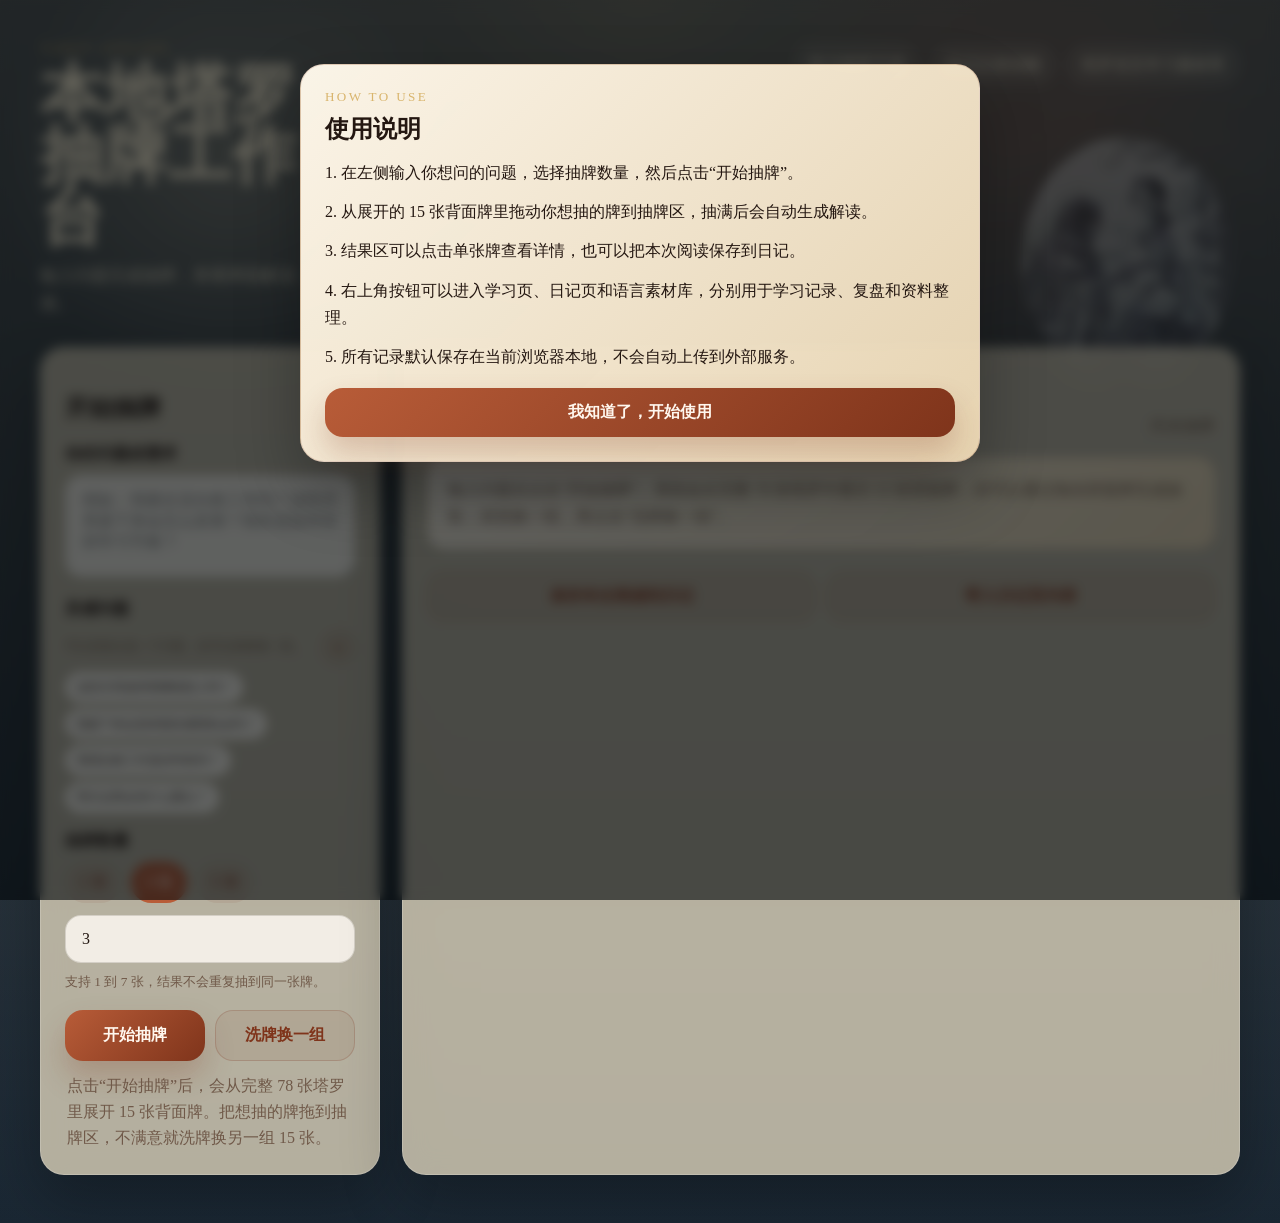
<file: index.html>
<!DOCTYPE html>
<html lang="zh-CN">
<head>
    <meta charset="UTF-8">
    <meta name="viewport" content="width=device-width, initial-scale=1.0">
    <title>Tarot Atelier 本地塔罗抽牌</title>
    <link rel="stylesheet" href="styles.css">
</head>
<body>
    <div id="usage-modal" class="usage-modal hidden" aria-hidden="true">
        <div class="usage-modal-backdrop" data-close-usage="true"></div>
        <div class="usage-modal-card" role="dialog" aria-modal="true" aria-labelledby="usage-modal-title">
            <p class="eyebrow">How To Use</p>
            <h2 id="usage-modal-title">使用说明</h2>
            <div class="usage-modal-body">
                <p>1. 在左侧输入你想问的问题，选择抽牌数量，然后点击“开始抽牌”。</p>
                <p>2. 从展开的 15 张背面牌里拖动你想抽的牌到抽牌区，抽满后会自动生成解读。</p>
                <p>3. 结果区可以点击单张牌查看详情，也可以把本次阅读保存到日记。</p>
                <p>4. 右上角按钮可以进入学习页、日记页和语言素材库，分别用于学习记录、复盘和资料整理。</p>
                <p>5. 所有记录默认保存在当前浏览器本地，不会自动上传到外部服务。</p>
            </div>
            <div class="usage-modal-actions">
                <button id="usage-modal-close" class="draw-btn" type="button">我知道了，开始使用</button>
            </div>
        </div>
    </div>
    <div class="page-shell">
        <header class="hero hero-home">
            <div class="hero-top">
                <div class="hero-title-wrap">
                    <p class="eyebrow">Tarot Atelier</p>
                    <h1>本地塔罗抽牌工作台</h1>
                </div>
                <nav class="hero-nav" aria-label="功能页面导航">
                    <a class="hero-nav-btn" href="study.html">学习塔罗干货</a>
                    <a class="hero-nav-btn" href="journal.html">日记记录回顾</a>
                    <a class="hero-nav-btn" href="language.html">塔罗语言学习素材库</a>
                </nav>
            </div>
            <p class="hero-copy">输入问题完成抽牌，查看牌面解读；学习、记录和语言素材库则分别进入独立页面使用。</p>
        </header>

        <main class="layout">
            <section class="panel control-panel">
                <h2>开始抽牌</h2>
                <label class="field">
                    <span>你的问题或需求</span>
                    <textarea id="question" rows="4" placeholder="例如：我最近适合换工作吗？这段关系接下来会怎么发展？我应该如何安排学习节奏？"></textarea>
                </label>

                <div class="field">
                    <span>灵感问题</span>
                    <div class="preset-head">
                        <small>可以直接点选一个问题，也可以刷新换一批。</small>
                        <button id="refresh-prompts-btn" class="mini-btn" type="button" aria-label="刷新问题" title="刷新问题">↻</button>
                    </div>
                    <div id="prompt-options" class="prompt-options"></div>
                </div>

                <div class="field">
                    <span>抽牌数量</span>
                    <div class="quick-counts">
                        <button class="chip" data-count="1" type="button">1 张</button>
                        <button class="chip" data-count="3" type="button">3 张</button>
                        <button class="chip" data-count="5" type="button">5 张</button>
                    </div>
                    <input id="card-count" type="number" min="1" max="7" value="3">
                    <small>支持 1 到 7 张，结果不会重复抽到同一张牌。</small>
                </div>

                <div class="action-row">
                    <button id="draw-btn" class="draw-btn" type="button">开始抽牌</button>
                    <button id="shuffle-btn" class="secondary-btn" type="button">洗牌换一组</button>
                </div>
                <p id="selection-hint" class="selection-hint">点击“开始抽牌”后，会从完整 78 张塔罗里展开 15 张背面牌。把想抽的牌拖到抽牌区，不满意就洗牌换另一组 15 张。</p>
            </section>

            <section class="panel result-panel">
                <div class="result-head">
                    <div>
                        <p class="eyebrow">Reading Result</p>
                        <h2>你的牌阵</h2>
                    </div>
                    <p id="result-meta" class="result-meta">尚未抽牌</p>
                </div>

                <div id="summary" class="summary empty-state">
                    输入问题后点击“开始抽牌”。系统会从完整 78 张塔罗中展示 15 张背面牌，你可以通过拖动背面牌完成抽取；若想换一组，再点击“洗牌换一组”。
                </div>

                <div class="result-toolbar">
                    <button id="save-reading-btn" class="secondary-btn" type="button">保存本次阅读到日记</button>
                    <button id="use-reading-in-diary-btn" class="secondary-btn" type="button">带入日记页内容</button>
                </div>
                <p id="reading-save-feedback" class="save-feedback" aria-live="polite"></p>

                <section id="selection-stage" class="selection-stage hidden" aria-live="polite">
                    <div class="selection-stage-head">
                        <div>
                            <p class="eyebrow">Interactive Draw</p>
                            <h3>请从扇形牌阵中拖动背面牌</h3>
                        </div>
                        <p id="selection-meta" class="result-meta">尚未开始</p>
                    </div>
                    <p id="selection-progress" class="selection-progress"></p>
                    <div id="selection-pool" class="selection-fan"></div>
                    <div id="selection-dropzone" class="selection-dropzone">
                        <p class="selection-drop-title">抽牌区</p>
                        <p id="selection-droptext" class="selection-droptext">把背面牌拖到这里完成抽取</p>
                        <div id="selection-picked" class="selection-picked"></div>
                    </div>
                </section>

                <div id="cards" class="cards-grid"></div>
            </section>
        </main>
    </div>

    <template id="card-template">
        <article class="tarot-card" tabindex="0">
            <div class="card-visual-wrap">
                <img class="card-visual" alt="">
                <span class="orientation-badge"></span>
            </div>
            <div class="card-caption">
                <p class="position-label"></p>
                <h3 class="card-name"></h3>
            </div>
            <div class="card-preview">
                <p class="preview-title"></p>
                <p class="preview-keywords"></p>
                <p class="preview-meaning"></p>
                <p class="preview-advice"></p>
            </div>
        </article>
    </template>

    <script src="app.js"></script>
</body>
</html>
</file>
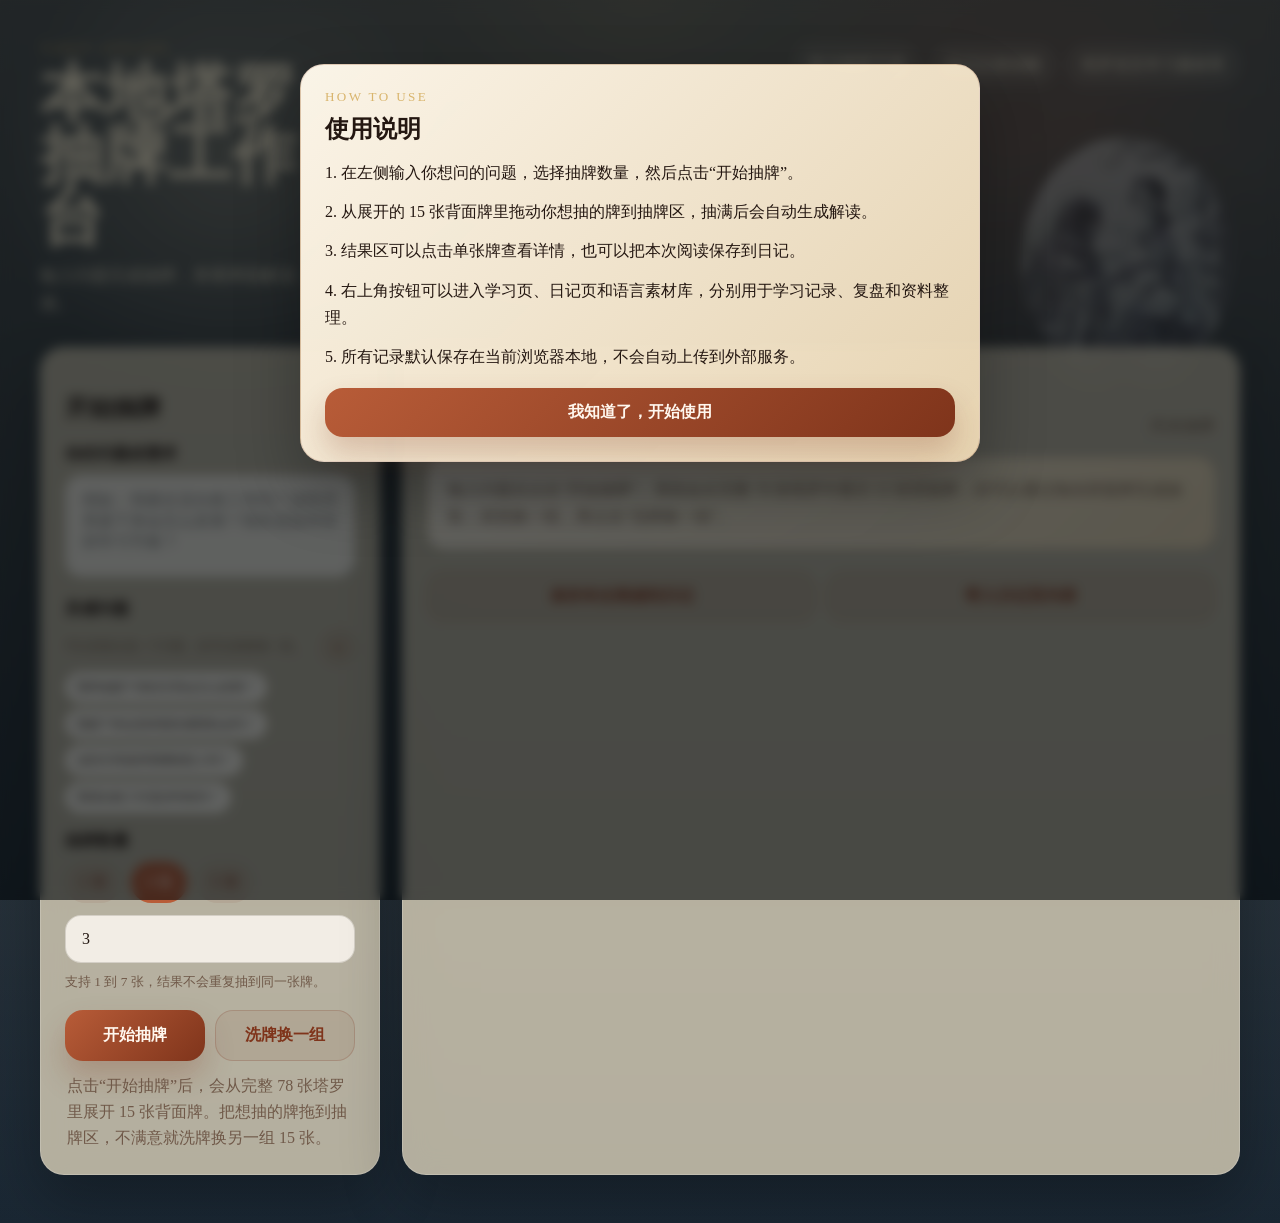
<file: detail.html>
<!DOCTYPE html>
<html lang="zh-CN">
<head>
    <meta charset="UTF-8">
    <meta name="viewport" content="width=device-width, initial-scale=1.0">
    <title>塔罗牌详细解读</title>
    <link rel="stylesheet" href="styles.css">
</head>
<body>
    <div class="detail-wrapper">
        <div class="detail-head">
            <div>
                <p class="eyebrow">Card Detail</p>
                <h1>塔罗牌详细解读</h1>
            </div>
            <p id="detail-meta" class="detail-meta">详细信息</p>
        </div>

        <div class="detail-grid">
            <section class="panel detail-image-card">
                <img id="detail-image" class="detail-image" alt="">
            </section>

            <section class="detail-stack">
                <section class="panel detail-layout">
                    <p id="detail-position" class="position-label"></p>
                    <h2 id="detail-name" class="detail-card-name"></h2>
                    <p id="detail-keywords"></p>
                    <p id="detail-question"></p>
                </section>

                <section class="detail-block">
                    <strong>结合问题的解读：</strong>
                    <p id="detail-meaning"></p>
                </section>

                <section class="detail-block">
                    <strong>画面细节解读：</strong>
                    <p id="detail-symbolism"></p>
                </section>

                <section class="detail-block">
                    <strong>建议：</strong>
                    <p id="detail-advice"></p>
                </section>

                <section class="detail-block">
                    <strong>本次阅读提示：</strong>
                    <ul id="detail-points" class="detail-list"></ul>
                </section>

                <a class="back-link" href="index.html">返回牌阵</a>
            </section>
        </div>
    </div>

    <script src="detail.js"></script>
</body>
</html>
</file>
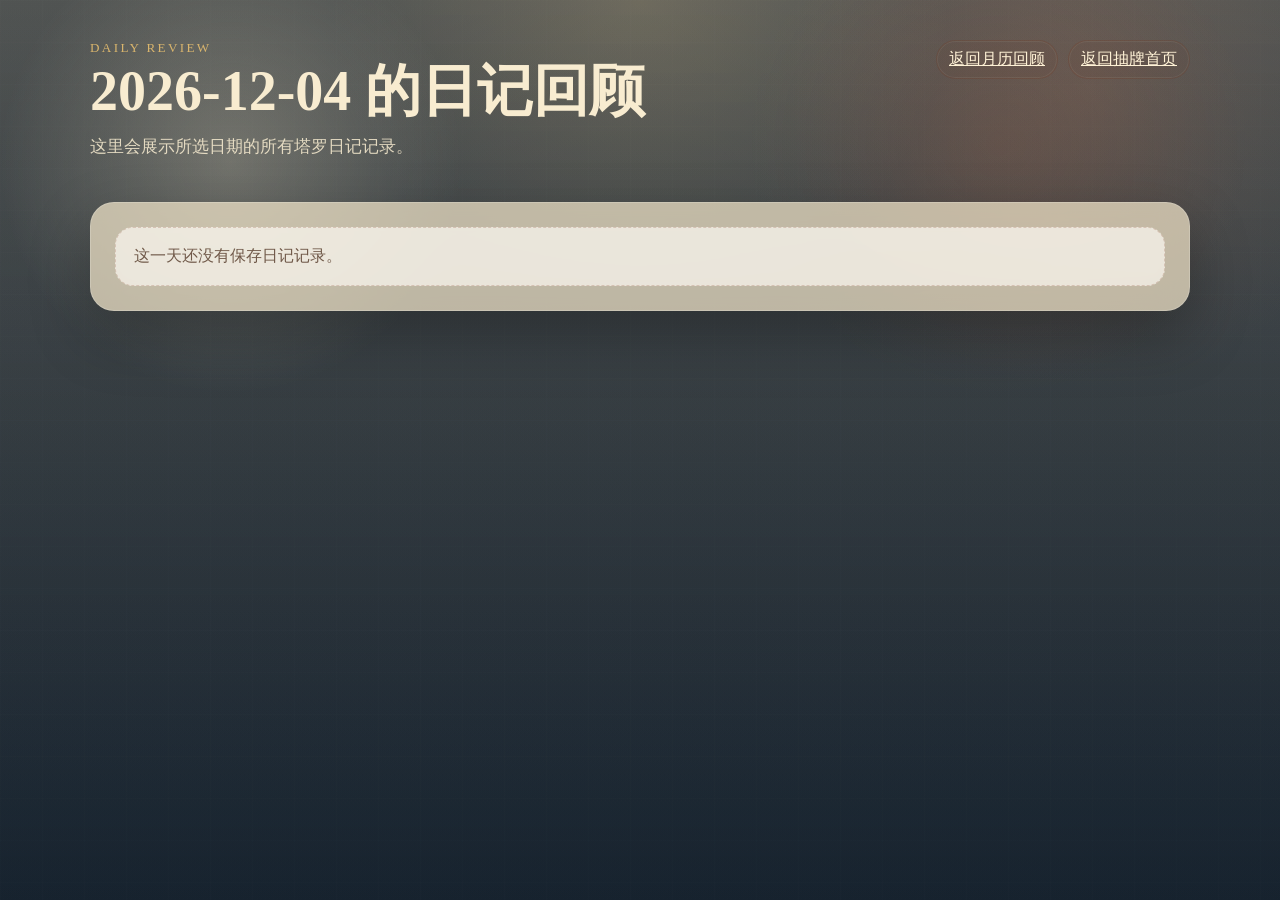
<file: journal-entry.html>
<!DOCTYPE html>
<html lang="zh-CN">
<head>
    <meta charset="UTF-8">
    <meta name="viewport" content="width=device-width, initial-scale=1.0">
    <title>当日日记回顾</title>
    <link rel="stylesheet" href="styles.css">
</head>
<body>
    <div class="subpage-shell">
        <header class="subpage-hero">
            <div>
                <p class="eyebrow">Daily Review</p>
                <h1 id="daily-review-title">当日日记回顾</h1>
                <p class="hero-copy">这里会展示所选日期的所有塔罗日记记录。</p>
            </div>
            <nav class="subpage-nav">
                <a class="text-btn nav-light-btn" href="journal.html">返回月历回顾</a>
                <a class="text-btn nav-light-btn" href="index.html">返回抽牌首页</a>
            </nav>
        </header>

        <section class="panel workspace-panel">
            <div id="daily-journal-list" class="list-stack"></div>
        </section>
    </div>

    <script src="workspace.js"></script>
</body>
</html>
</file>
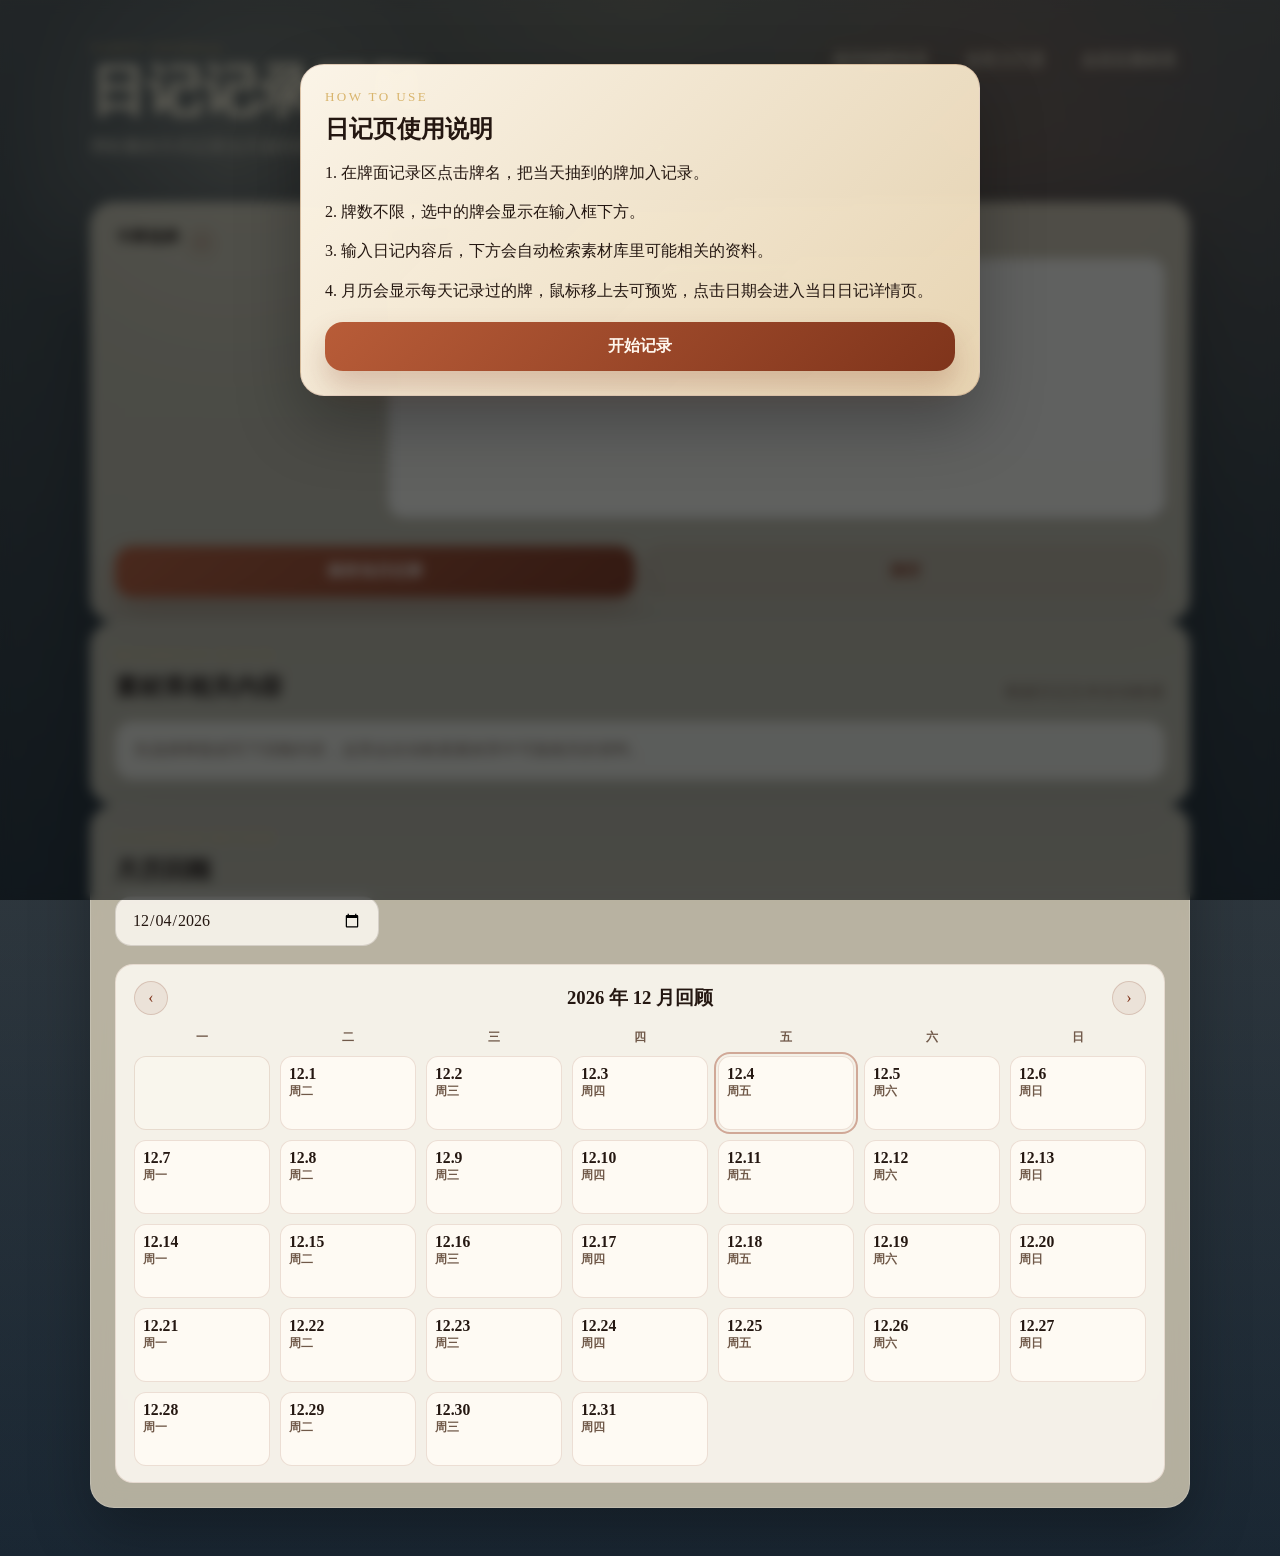
<file: journal.html>
<!DOCTYPE html>
<html lang="zh-CN">
<head>
    <meta charset="UTF-8">
    <meta name="viewport" content="width=device-width, initial-scale=1.0">
    <title>日记记录回顾</title>
    <link rel="stylesheet" href="styles.css">
</head>
<body>
    <div id="usage-modal" class="usage-modal hidden" aria-hidden="true">
        <div class="usage-modal-backdrop" data-close-usage="true"></div>
        <div class="usage-modal-card" role="dialog" aria-modal="true" aria-labelledby="usage-modal-title">
            <p class="eyebrow">How To Use</p>
            <h2 id="usage-modal-title">日记页使用说明</h2>
            <div class="usage-modal-body">
                <p>1. 在牌面记录区点击牌名，把当天抽到的牌加入记录。</p>
                <p>2. 牌数不限，选中的牌会显示在输入框下方。</p>
                <p>3. 输入日记内容后，下方会自动检索素材库里可能相关的资料。</p>
                <p>4. 月历会显示每天记录过的牌，鼠标移上去可预览，点击日期会进入当日日记详情页。</p>
            </div>
            <div class="usage-modal-actions">
                <button id="usage-modal-close" class="draw-btn" type="button">开始记录</button>
            </div>
        </div>
    </div>

    <div class="subpage-shell">
        <header class="subpage-hero">
            <div>
                <p class="eyebrow">Tarot Journal</p>
                <h1>日记记录回顾</h1>
                <p class="hero-copy">用轻量的方式记录当天抽到的牌和回顾内容，再通过月历回看每天的塔罗轨迹。</p>
            </div>
            <nav class="subpage-nav">
                <a class="text-btn nav-light-btn" href="index.html">返回抽牌首页</a>
                <a class="text-btn nav-light-btn" href="study.html">去学习干货</a>
                <a class="text-btn nav-light-btn" href="language.html">去语言素材库</a>
            </nav>
        </header>

        <section class="panel workspace-panel journal-compact-panel">
            <form id="journal-form" class="stack-form compact-journal-form">
                <div class="journal-write-layout">
                    <div class="field compact-field journal-card-select-field">
                        <div class="field-inline-head card-picker-toggle-row">
                            <span>卡牌选择</span>
                            <button id="card-picker-toggle" class="mini-btn picker-toggle-icon" type="button" aria-expanded="false" aria-controls="card-picker-panel" aria-label="展开或收起卡牌选择栏">▸</button>
                        </div>
                        <div id="selected-cards-display" class="tag-row selected-cards-display"></div>
                        <div id="card-picker-panel" class="card-picker-panel hidden">
                            <div class="card-picker-panel-head">
                                <strong>点击牌名即可加入今日记录</strong>
                            </div>
                            <div id="card-picker-list" class="card-picker-list compact-card-picker"></div>
                        </div>
                    </div>

                    <label class="field compact-field journal-content-field">
                        <span>日记内容</span>
                        <textarea id="journal-content" rows="8" placeholder="记录今天的抽牌、感受、发生的事，以及对照书中提醒后的想法。"></textarea>
                    </label>
                </div>

                <div class="action-row compact-actions">
                    <button class="draw-btn" type="submit">保存当日记录</button>
                    <button id="clear-journal-btn" class="secondary-btn" type="button">清空</button>
                </div>
            </form>
        </section>

        <section class="panel workspace-panel">
            <div class="section-head">
                <div>
                    <p class="eyebrow">Reference Match</p>
                    <h2>素材库相关内容</h2>
                </div>
                <p class="section-meta">根据日记文本自动检索</p>
            </div>
            <div id="journal-reference-list" class="list-stack"></div>
        </section>

        <section class="panel workspace-panel">
            <div class="section-head">
                <div>
                    <p class="eyebrow">Calendar Review</p>
                    <div class="calendar-title-row">
                        <h2>月历回顾</h2>
                        <input id="calendar-date-jump" class="calendar-date-jump" type="date" aria-label="选择年月日">
                    </div>
                </div>
            </div>
            <div class="calendar-layout single-calendar-layout">
                <section class="summary-card">
                    <div class="calendar-head">
                        <button id="calendar-prev" class="mini-btn" type="button" aria-label="上个月">‹</button>
                        <h3 id="calendar-month-title">本月回顾</h3>
                        <button id="calendar-next" class="mini-btn" type="button" aria-label="下个月">›</button>
                    </div>
                    <div id="month-calendar" class="month-calendar"></div>
                </section>
            </div>
        </section>
    </div>

    <script src="workspace.js"></script>
</body>
</html>
</file>
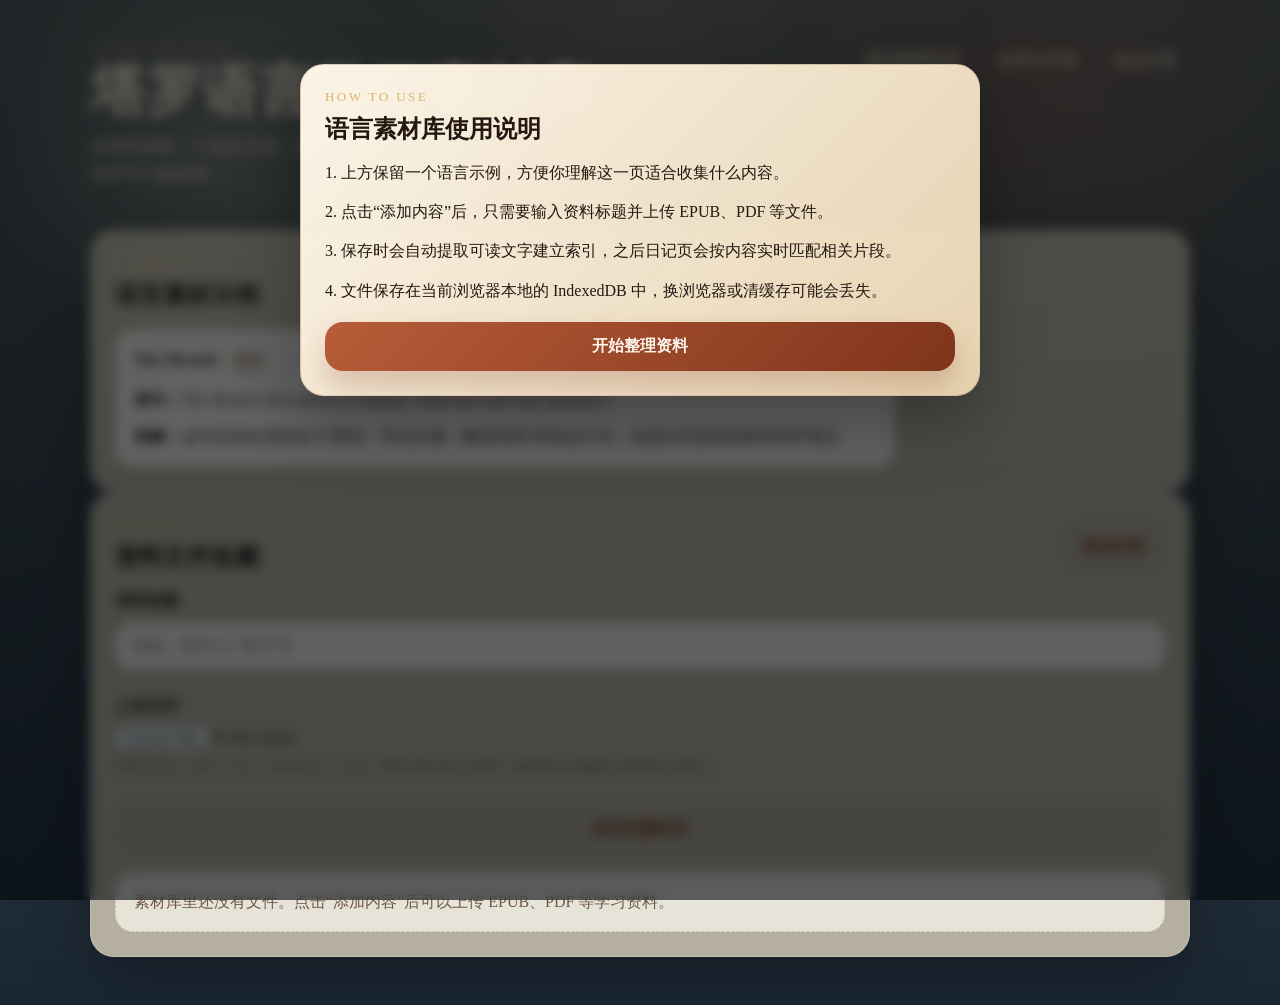
<file: language.html>
<!DOCTYPE html>
<html lang="zh-CN">
<head>
    <meta charset="UTF-8">
    <meta name="viewport" content="width=device-width, initial-scale=1.0">
    <title>塔罗语言学习素材库</title>
    <link rel="stylesheet" href="styles.css">
</head>
<body>
    <div id="usage-modal" class="usage-modal hidden" aria-hidden="true">
        <div class="usage-modal-backdrop" data-close-usage="true"></div>
        <div class="usage-modal-card" role="dialog" aria-modal="true" aria-labelledby="usage-modal-title">
            <p class="eyebrow">How To Use</p>
            <h2 id="usage-modal-title">语言素材库使用说明</h2>
            <div class="usage-modal-body">
                <p>1. 上方保留一个语言示例，方便你理解这一页适合收集什么内容。</p>
                <p>2. 点击“添加内容”后，只需要输入资料标题并上传 EPUB、PDF 等文件。</p>
                <p>3. 保存时会自动提取可读文字建立索引，之后日记页会按内容实时匹配相关片段。</p>
                <p>4. 文件保存在当前浏览器本地的 IndexedDB 中，换浏览器或清缓存可能会丢失。</p>
            </div>
            <div class="usage-modal-actions">
                <button id="usage-modal-close" class="draw-btn" type="button">开始整理资料</button>
            </div>
        </div>
    </div>
    <div class="subpage-shell">
        <header class="subpage-hero">
            <div>
                <p class="eyebrow">Language Bank</p>
                <h1>塔罗语言学习素材库</h1>
                <p class="hero-copy">这里既保留一个语言示例，也支持你上传并保存 EPUB、PDF 等资料文件，作为自己的塔罗学习素材库。</p>
            </div>
            <nav class="subpage-nav">
                <a class="text-btn nav-light-btn" href="index.html">返回抽牌首页</a>
                <a class="text-btn nav-light-btn" href="study.html">去学习干货</a>
                <a class="text-btn nav-light-btn" href="journal.html">去日记页</a>
            </nav>
        </header>

        <section class="panel workspace-panel">
            <div class="section-head">
                <div>
                    <p class="eyebrow">Example</p>
                    <h2>语言素材示例</h2>
                </div>
            </div>
            <article class="knowledge-card language-example-card">
                <div class="language-term">
                    <strong>The Hermit</strong>
                    <span class="tag">隐者</span>
                </div>
                <p><strong>例句：</strong>The Hermit often points to solitude, reflection, and inner guidance.</p>
                <p><strong>拆解：</strong>这句话适合用来练习“牌名 + 常见主题 + 解读动词”的表达方式，也适合写进你的双语塔罗笔记。</p>
            </article>
        </section>

        <section class="panel workspace-panel">
            <div class="section-head">
                <div>
                    <p class="eyebrow">Materials</p>
                    <h2>资料文件收藏</h2>
                </div>
                <button id="toggle-language-add" class="secondary-btn section-btn" type="button">添加内容</button>
            </div>

            <form id="language-form" class="stack-form compact-form hidden">
                <label class="field">
                    <span>资料标题</span>
                    <input id="language-title" type="text" placeholder="例如：塔罗入门电子书">
                </label>
                <label class="field">
                    <span>上传文件</span>
                    <input id="language-file" type="file" multiple accept=".epub,.pdf,.txt,.md,.doc,.docx,.png,.jpg,.jpeg,.webp">
                    <small>支持 EPUB、PDF、TXT、Markdown、Word、图片等常见学习资料；保存时会自动建立可检索文字索引。</small>
                </label>
                <button class="secondary-btn" type="submit">保存到素材库</button>
            </form>

            <div id="language-library-list" class="list-stack"></div>
        </section>
    </div>

    <script src="workspace.js"></script>
</body>
</html>
</file>
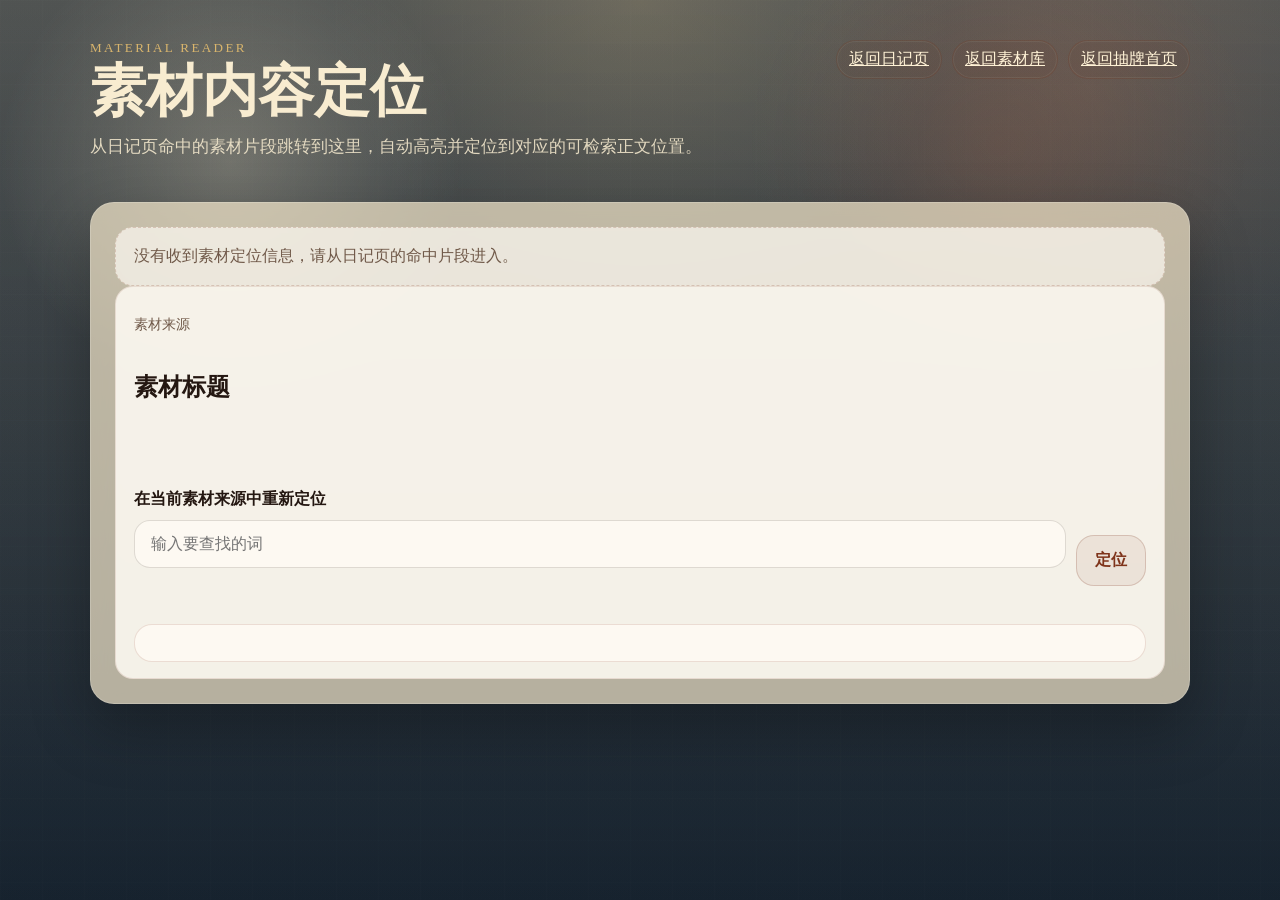
<file: material-reader.html>
<!DOCTYPE html>
<html lang="zh-CN">
<head>
    <meta charset="UTF-8">
    <meta name="viewport" content="width=device-width, initial-scale=1.0">
    <title>素材内容定位</title>
    <link rel="stylesheet" href="styles.css">
</head>
<body>
    <div class="subpage-shell">
        <header class="subpage-hero">
            <div>
                <p class="eyebrow">Material Reader</p>
                <h1>素材内容定位</h1>
                <p class="hero-copy">从日记页命中的素材片段跳转到这里，自动高亮并定位到对应的可检索正文位置。</p>
            </div>
            <nav class="subpage-nav">
                <a class="text-btn nav-light-btn" href="journal.html">返回日记页</a>
                <a class="text-btn nav-light-btn" href="language.html">返回素材库</a>
                <a class="text-btn nav-light-btn" href="index.html">返回抽牌首页</a>
            </nav>
        </header>

        <section class="panel workspace-panel">
            <div id="material-reader-status" class="empty-list">正在读取素材文字索引...</div>

            <article id="material-reader-card" class="guide-card material-reader-card hidden">
                <p id="material-reader-source" class="guide-card-meta">素材来源</p>
                <h2 id="material-reader-title">素材标题</h2>
                <p id="material-reader-description"></p>

                <div id="material-reader-actions" class="card-actions material-reader-actions"></div>

                <div class="material-reader-search">
                    <label class="field">
                        <span>在当前素材来源中重新定位</span>
                        <input id="material-reader-search" type="text" placeholder="输入要查找的词">
                    </label>
                    <button id="material-reader-search-btn" class="secondary-btn" type="button">定位</button>
                </div>

                <p id="material-reader-note" class="reference-note"></p>
                <div id="material-reader-text" class="material-reader-text"></div>
            </article>
        </section>
    </div>

    <script src="workspace.js"></script>
</body>
</html>
</file>
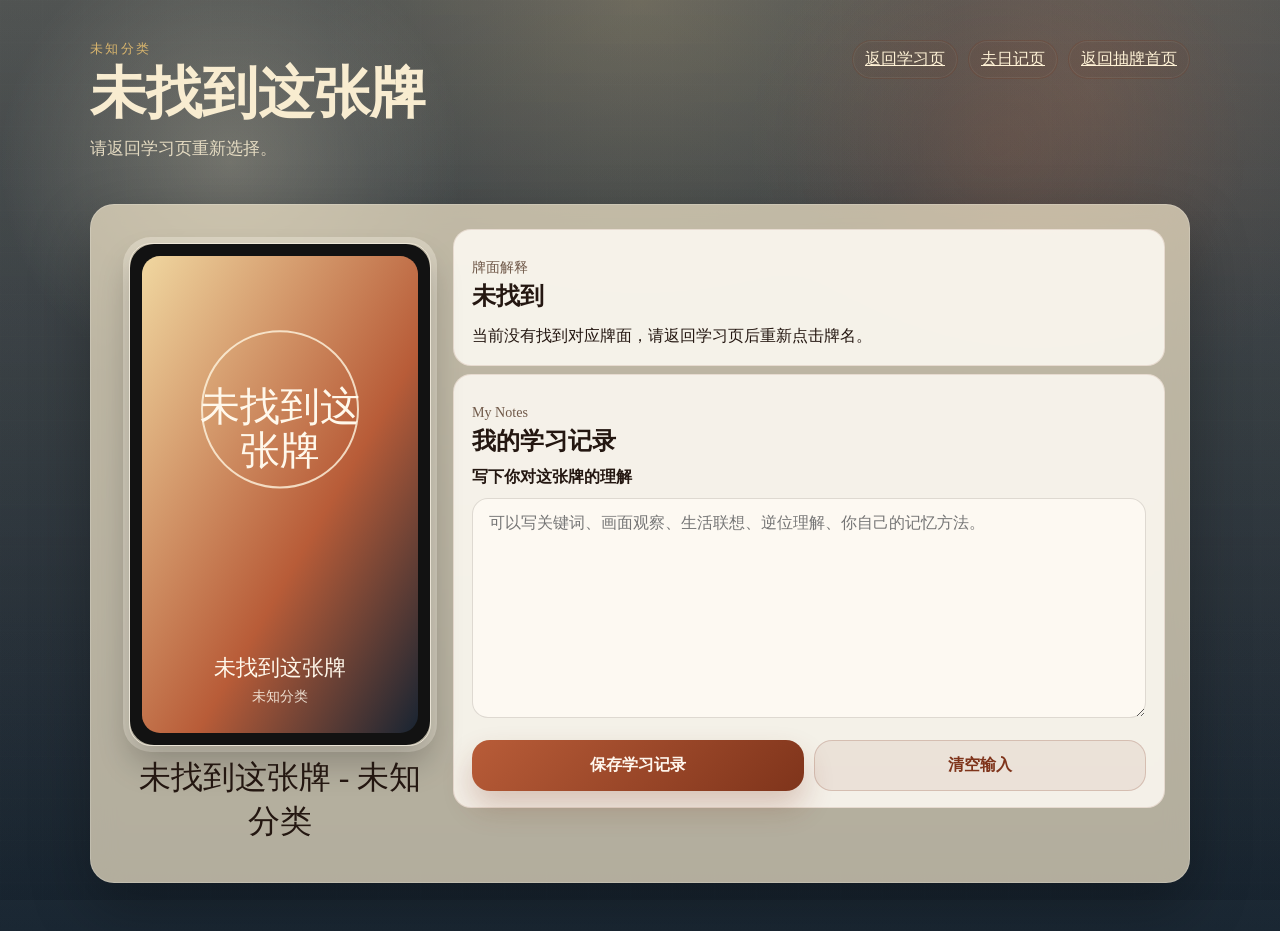
<file: study-card.html>
<!DOCTYPE html>
<html lang="zh-CN">
<head>
    <meta charset="UTF-8">
    <meta name="viewport" content="width=device-width, initial-scale=1.0">
    <title>牌面学习</title>
    <link rel="stylesheet" href="styles.css">
</head>
<body>
    <div class="subpage-shell">
        <header class="subpage-hero">
            <div>
                <p id="study-card-group" class="eyebrow">Tarot Card</p>
                <h1 id="study-card-title">牌面学习</h1>
                <p id="study-card-subtitle" class="hero-copy">这里会展示这张牌的解释和你的学习记录。</p>
            </div>
            <nav class="subpage-nav">
                <a class="text-btn nav-light-btn" href="study.html">返回学习页</a>
                <a class="text-btn nav-light-btn" href="journal.html">去日记页</a>
                <a class="text-btn nav-light-btn" href="index.html">返回抽牌首页</a>
            </nav>
        </header>

        <section class="panel workspace-panel study-card-detail-layout">
            <article class="detail-image-card study-card-art-card">
                <img id="study-card-image" class="detail-image" src="" alt="塔罗牌面">
                <p id="study-card-image-meta" class="detail-card-name">牌名</p>
            </article>

            <div class="study-card-copy-stack">
                <article class="guide-card study-card-copy">
                    <p class="guide-card-meta">牌面解释</p>
                    <h2 id="study-card-keywords" class="study-keyword-heading">关键词</h2>
                    <p id="study-card-explanation"></p>
                </article>

                <article class="guide-card study-card-copy">
                    <p class="guide-card-meta">My Notes</p>
                    <h2>我的学习记录</h2>
                    <label class="field">
                        <span>写下你对这张牌的理解</span>
                        <textarea id="study-card-record" rows="8" placeholder="可以写关键词、画面观察、生活联想、逆位理解、你自己的记忆方法。"></textarea>
                    </label>
                    <p id="study-card-feedback" class="inline-feedback" aria-live="polite"></p>
                    <div class="action-row compact-actions">
                        <button id="study-card-save" class="draw-btn" type="button">保存学习记录</button>
                        <button id="study-card-clear" class="secondary-btn" type="button">清空输入</button>
                    </div>
                </article>
            </div>
        </section>
    </div>

    <script src="workspace.js"></script>
</body>
</html>
</file>
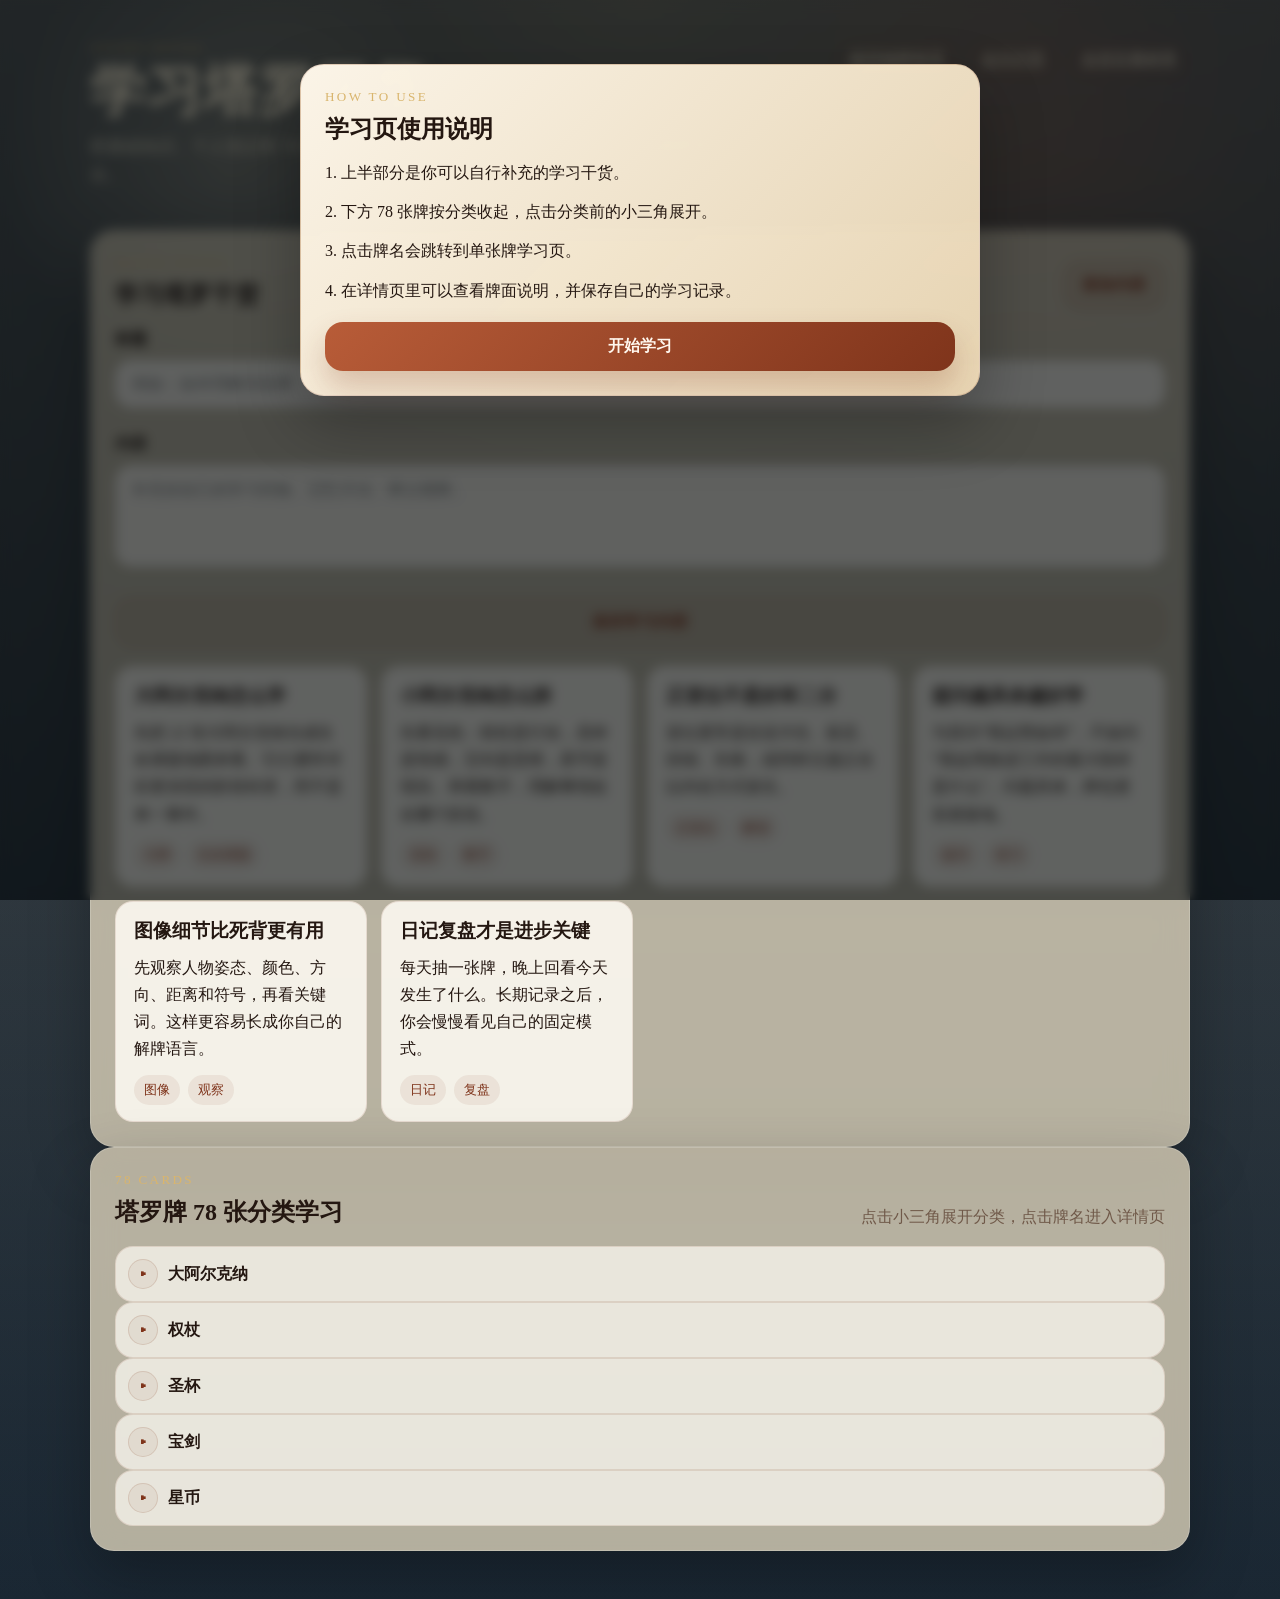
<file: study.html>
<!DOCTYPE html>
<html lang="zh-CN">
<head>
    <meta charset="UTF-8">
    <meta name="viewport" content="width=device-width, initial-scale=1.0">
    <title>学习塔罗干货</title>
    <link rel="stylesheet" href="styles.css">
</head>
<body>
    <div id="usage-modal" class="usage-modal hidden" aria-hidden="true">
        <div class="usage-modal-backdrop" data-close-usage="true"></div>
        <div class="usage-modal-card" role="dialog" aria-modal="true" aria-labelledby="usage-modal-title">
            <p class="eyebrow">How To Use</p>
            <h2 id="usage-modal-title">学习页使用说明</h2>
            <div class="usage-modal-body">
                <p>1. 上半部分是你可以自行补充的学习干货。</p>
                <p>2. 下方 78 张牌按分类收起，点击分类前的小三角展开。</p>
                <p>3. 点击牌名会跳转到单张牌学习页。</p>
                <p>4. 在详情页里可以查看牌面说明，并保存自己的学习记录。</p>
            </div>
            <div class="usage-modal-actions">
                <button id="usage-modal-close" class="draw-btn" type="button">开始学习</button>
            </div>
        </div>
    </div>

    <div class="subpage-shell">
        <header class="subpage-hero">
            <div>
                <p class="eyebrow">Study Notes</p>
                <h1>学习塔罗干货</h1>
                <p class="hero-copy">把基础知识、个人笔记和 78 张牌的学习入口整合在同一页里，形成你自己的塔罗学习台。</p>
            </div>
            <nav class="subpage-nav">
                <a class="text-btn nav-light-btn" href="index.html">返回抽牌首页</a>
                <a class="text-btn nav-light-btn" href="journal.html">去日记页</a>
                <a class="text-btn nav-light-btn" href="language.html">去语言素材库</a>
            </nav>
        </header>

        <section class="panel workspace-panel">
            <div class="section-head">
                <div>
                    <p class="eyebrow">Quick Notes</p>
                    <h2>学习塔罗干货</h2>
                </div>
                <button id="toggle-study-add" class="secondary-btn section-btn" type="button">添加内容</button>
            </div>

            <form id="study-note-form" class="stack-form compact-form hidden">
                <label class="field">
                    <span>标题</span>
                    <input id="study-note-title" type="text" placeholder="例如：如何理解宫廷牌">
                </label>
                <label class="field">
                    <span>内容</span>
                    <textarea id="study-note-content" rows="4" placeholder="补充你自己的学习经验、记忆方法、牌义观察。"></textarea>
                </label>
                <button class="secondary-btn" type="submit">保存学习内容</button>
            </form>

            <div id="learning-notes" class="knowledge-grid"></div>
        </section>

        <section class="panel workspace-panel">
            <div class="section-head">
                <div>
                    <p class="eyebrow">78 Cards</p>
                    <h2>塔罗牌 78 张分类学习</h2>
                </div>
                <p class="section-meta">点击小三角展开分类，点击牌名进入详情页</p>
            </div>

            <div class="accordion-deck">
                <section class="accordion-group">
                    <div class="accordion-header">
                        <button class="accordion-toggle" type="button" data-target="major-list" aria-expanded="false">▸</button>
                        <h3>大阿尔克纳</h3>
                    </div>
                    <div id="major-list" class="study-card-grid hidden"></div>
                </section>
                <section class="accordion-group">
                    <div class="accordion-header">
                        <button class="accordion-toggle" type="button" data-target="wands-list" aria-expanded="false">▸</button>
                        <h3>权杖</h3>
                    </div>
                    <div id="wands-list" class="study-card-grid hidden"></div>
                </section>
                <section class="accordion-group">
                    <div class="accordion-header">
                        <button class="accordion-toggle" type="button" data-target="cups-list" aria-expanded="false">▸</button>
                        <h3>圣杯</h3>
                    </div>
                    <div id="cups-list" class="study-card-grid hidden"></div>
                </section>
                <section class="accordion-group">
                    <div class="accordion-header">
                        <button class="accordion-toggle" type="button" data-target="swords-list" aria-expanded="false">▸</button>
                        <h3>宝剑</h3>
                    </div>
                    <div id="swords-list" class="study-card-grid hidden"></div>
                </section>
                <section class="accordion-group">
                    <div class="accordion-header">
                        <button class="accordion-toggle" type="button" data-target="pentacles-list" aria-expanded="false">▸</button>
                        <h3>星币</h3>
                    </div>
                    <div id="pentacles-list" class="study-card-grid hidden"></div>
                </section>
            </div>
        </section>
    </div>

    <script src="workspace.js"></script>
</body>
</html>
</file>
<file: styles.css>
:root {
    --bg-top: #09131d;
    --bg-bottom: #1a2733;
    --bg-illustration: url("assets/tarot-reader-bg.png");
    --panel: rgba(245, 232, 204, 0.7);
    --ink: #241711;
    --muted: #705949;
    --accent: #b85c38;
    --accent-deep: #7f341b;
    --line: rgba(36, 23, 17, 0.14);
    --gold: #d9b56d;
    --shadow: 0 24px 60px rgba(0, 0, 0, 0.28);
}

* {
    box-sizing: border-box;
}

html {
    scroll-behavior: smooth;
}

body {
    margin: 0;
    min-height: 100vh;
    color: var(--ink);
    font-family: "Georgia", "Times New Roman", serif;
    background:
        linear-gradient(rgba(247, 233, 204, 0.26), rgba(26, 39, 51, 0.28)),
        radial-gradient(circle at top, rgba(217, 181, 109, 0.2), transparent 28%),
        radial-gradient(circle at 85% 10%, rgba(184, 92, 56, 0.18), transparent 22%),
        linear-gradient(180deg, var(--bg-top), var(--bg-bottom));
}

body::before {
    content: "";
    position: fixed;
    inset: 0;
    pointer-events: none;
    opacity: 0.22;
    background-image:
        linear-gradient(rgba(255, 255, 255, 0.04) 1px, transparent 1px),
        linear-gradient(90deg, rgba(255, 255, 255, 0.04) 1px, transparent 1px);
    background-size: 42px 42px;
}

body::after {
    content: "";
    position: fixed;
    inset: 0;
    pointer-events: none;
    background:
        radial-gradient(circle at 18% 18%, rgba(255, 242, 210, 0.24), transparent 18%),
        radial-gradient(circle at 78% 16%, rgba(184, 92, 56, 0.14), transparent 20%),
        linear-gradient(180deg, rgba(255, 244, 222, 0.06), rgba(9, 19, 29, 0.18));
}

.usage-modal {
    position: fixed;
    inset: 0;
    z-index: 50;
}

.usage-modal-backdrop {
    position: absolute;
    inset: 0;
    background: rgba(6, 10, 14, 0.62);
    backdrop-filter: blur(6px);
}

.usage-modal-card {
    position: relative;
    width: min(680px, calc(100% - 24px));
    margin: min(8vh, 64px) auto 0;
    padding: 24px;
    border-radius: 24px;
    background: linear-gradient(135deg, rgba(255, 248, 235, 0.98), rgba(239, 219, 183, 0.95));
    color: var(--ink);
    box-shadow: 0 28px 64px rgba(0, 0, 0, 0.28);
    border: 1px solid rgba(127, 52, 27, 0.16);
}

.usage-modal-card h2 {
    margin: 0 0 14px;
}

.usage-modal-body p {
    margin: 0 0 12px;
    line-height: 1.7;
}

.usage-modal-actions {
    margin-top: 18px;
}

.page-shell::before {
    content: "";
    position: fixed;
    top: 132px;
    right: 1vw;
    width: min(24vw, 280px);
    height: min(28vh, 260px);
    pointer-events: none;
    z-index: 0;
    opacity: 0.42;
    background:
        linear-gradient(180deg, rgba(255, 245, 224, 0.04), rgba(9, 19, 29, 0.08)),
        var(--bg-illustration) center top / contain no-repeat;
    filter: drop-shadow(0 16px 34px rgba(9, 19, 29, 0.16));
}

.page-shell {
    width: min(1200px, calc(100% - 32px));
    margin: 0 auto;
    padding: 40px 0 48px;
    position: relative;
    z-index: 1;
}

.hero {
    color: #f8ecd0;
    margin-bottom: 28px;
    position: relative;
    z-index: 1;
}

.hero-top {
    display: flex;
    gap: 24px;
    align-items: flex-start;
    justify-content: space-between;
}

.hero-title-wrap {
    min-width: 0;
}

.hero-nav {
    display: flex;
    flex-wrap: wrap;
    gap: 10px;
    justify-content: flex-end;
    max-width: 560px;
    padding-top: 4px;
    position: relative;
    z-index: 2;
}

.hero-nav-btn {
    display: inline-flex;
    align-items: center;
    justify-content: center;
    padding: 10px 14px;
    border-radius: 999px;
    border: 1px solid rgba(255, 248, 235, 0.2);
    background: rgba(255, 248, 235, 0.08);
    color: #f8ecd0;
    text-decoration: none;
    line-height: 1.2;
    transition: transform 0.2s ease, background 0.2s ease, border-color 0.2s ease;
}

.hero-nav-btn:hover {
    transform: translateY(-1px);
    background: rgba(255, 248, 235, 0.14);
    border-color: rgba(255, 248, 235, 0.34);
}

.eyebrow {
    margin: 0 0 8px;
    color: var(--gold);
    letter-spacing: 0.18em;
    text-transform: uppercase;
    font-size: 0.82rem;
}

.hero h1,
.panel h2,
.card-name,
.detail-card-name {
    font-family: "Palatino Linotype", "Book Antiqua", serif;
}

.hero h1 {
    margin: 0;
    font-size: clamp(2.2rem, 5vw, 4.3rem);
    line-height: 0.96;
    max-width: 8ch;
}

.hero-copy {
    max-width: 650px;
    margin-top: 14px;
    font-size: 1.04rem;
    line-height: 1.7;
    color: rgba(248, 236, 208, 0.86);
}

.layout {
    display: grid;
    gap: 22px;
    grid-template-columns: minmax(280px, 340px) 1fr;
}

.panel {
    background: var(--panel);
    border: 1px solid rgba(255, 255, 255, 0.18);
    border-radius: 24px;
    box-shadow: var(--shadow);
    backdrop-filter: blur(14px) saturate(1.08);
}

.control-panel {
    padding: 24px;
    position: sticky;
    top: 20px;
    height: fit-content;
}

.result-panel,
.detail-layout {
    padding: 24px;
}

.field {
    display: block;
    margin-bottom: 18px;
}

.field span {
    display: block;
    margin-bottom: 10px;
    font-weight: 700;
}

.preset-head {
    display: flex;
    gap: 8px;
    align-items: center;
    justify-content: space-between;
    margin-bottom: 8px;
}

.preset-head small {
    margin: 0;
    font-size: 0.78rem;
}

.mini-btn {
    width: 34px;
    height: 34px;
    border: 1px solid rgba(127, 52, 27, 0.18);
    border-radius: 999px;
    padding: 0;
    background: rgba(127, 52, 27, 0.08);
    color: var(--accent-deep);
    font: inherit;
    font-size: 1rem;
    line-height: 1;
    cursor: pointer;
    display: inline-flex;
    align-items: center;
    justify-content: center;
}

.mini-btn:hover {
    background: rgba(127, 52, 27, 0.14);
}

.prompt-options {
    display: flex;
    flex-wrap: wrap;
    gap: 6px;
}

.prompt-chip {
    border: 1px solid rgba(127, 52, 27, 0.12);
    border-radius: 999px;
    padding: 6px 10px;
    background: rgba(255, 252, 245, 0.92);
    color: var(--ink);
    font: inherit;
    font-size: 0.78rem;
    line-height: 1.35;
    cursor: pointer;
    transition: transform 0.2s ease, background 0.2s ease, border-color 0.2s ease;
}

.prompt-chip:hover {
    transform: translateY(-1px);
    background: rgba(255, 246, 226, 1);
    border-color: rgba(184, 92, 56, 0.3);
}

textarea,
input[type="number"],
input[type="text"],
input[type="date"],
select {
    width: 100%;
    border: 1px solid var(--line);
    border-radius: 16px;
    padding: 14px 16px;
    font: inherit;
    color: var(--ink);
    background: rgba(255, 252, 245, 0.82);
}

textarea:focus,
input[type="number"]:focus,
input[type="text"]:focus,
input[type="date"]:focus,
select:focus {
    outline: 2px solid rgba(184, 92, 56, 0.3);
    border-color: rgba(184, 92, 56, 0.45);
}

.quick-counts {
    display: flex;
    gap: 10px;
    margin-bottom: 12px;
}

.action-row {
    display: grid;
    gap: 10px;
    grid-template-columns: 1fr 1fr;
    margin-top: 12px;
}

.chip,
.draw-btn,
.back-link,
.secondary-btn,
.selection-card {
    border: none;
    cursor: pointer;
    transition: transform 0.2s ease, box-shadow 0.2s ease, background 0.2s ease;
}

.chip {
    padding: 10px 14px;
    border-radius: 999px;
    background: rgba(127, 52, 27, 0.08);
    color: var(--accent-deep);
    font: inherit;
}

.chip.active,
.chip:hover {
    background: var(--accent);
    color: #fff7ee;
}

.draw-btn,
.back-link {
    display: inline-block;
    width: 100%;
    padding: 14px 18px;
    border-radius: 18px;
    background: linear-gradient(135deg, var(--accent), var(--accent-deep));
    color: #fff7ee;
    font: inherit;
    font-size: 1rem;
    font-weight: 700;
    box-shadow: 0 16px 30px rgba(127, 52, 27, 0.24);
    text-decoration: none;
    text-align: center;
}

.draw-btn:hover,
.back-link:hover {
    transform: translateY(-1px);
}

.secondary-btn {
    width: 100%;
    padding: 14px 18px;
    border-radius: 18px;
    border: 1px solid rgba(127, 52, 27, 0.2);
    background: rgba(127, 52, 27, 0.08);
    color: var(--accent-deep);
    font: inherit;
    font-size: 1rem;
    font-weight: 700;
}

.secondary-btn:hover {
    transform: translateY(-1px);
    background: rgba(127, 52, 27, 0.14);
}

.selection-hint {
    margin: 12px 2px 0;
    color: var(--muted);
    line-height: 1.6;
}

.result-head,
.detail-head {
    display: flex;
    gap: 12px;
    justify-content: space-between;
    align-items: end;
    margin-bottom: 20px;
}

.result-head h2,
.detail-head h1 {
    margin: 0;
    font-size: 1.9rem;
}

.result-meta,
.detail-meta {
    margin: 0;
    color: var(--muted);
    text-align: right;
}

.summary,
.detail-block {
    padding: 18px 20px;
    border-radius: 18px;
    background: linear-gradient(135deg, rgba(255, 248, 235, 0.86), rgba(239, 219, 183, 0.82));
    border: 1px solid rgba(127, 52, 27, 0.12);
    line-height: 1.7;
}

.summary {
    margin-bottom: 22px;
}

.result-toolbar {
    display: grid;
    grid-template-columns: repeat(2, minmax(0, 1fr));
    gap: 10px;
    margin-bottom: 22px;
}

.save-feedback {
    min-height: 24px;
    margin: -10px 0 18px;
    color: #2e6c49;
    font-weight: 700;
}

.hidden {
    display: none;
}

.empty-state {
    color: var(--muted);
}

.selection-stage {
    margin-bottom: 22px;
    padding: 20px;
    border-radius: 22px;
    border: 1px solid rgba(127, 52, 27, 0.12);
    background:
        radial-gradient(circle at top, rgba(255, 248, 235, 0.82), rgba(255, 248, 235, 0.42) 42%, rgba(223, 196, 151, 0.52)),
        linear-gradient(180deg, rgba(127, 52, 27, 0.04), rgba(127, 52, 27, 0.08));
}

.selection-stage-head {
    display: flex;
    gap: 12px;
    align-items: end;
    justify-content: space-between;
}

.selection-stage-head h3 {
    margin: 0;
    font-size: 1.35rem;
}

.selection-progress {
    margin: 14px 0 6px;
    color: var(--muted);
    line-height: 1.6;
}

.selection-fan {
    position: relative;
    min-height: 360px;
    margin-top: 12px;
}

.fan-card {
    position: absolute;
    width: 118px;
    height: 204px;
    border: none;
    background: none;
    padding: 0;
    left: 50%;
    top: 24px;
    transform:
        translateX(var(--fan-offset))
        translateY(var(--fan-lift))
        rotate(var(--fan-angle));
    transform-origin: center 92%;
    cursor: grab;
}

.fan-card:active {
    cursor: grabbing;
}

.fan-card-inner {
    position: relative;
    width: 100%;
    height: 100%;
    border-radius: 20px;
    color: #f9ebcd;
    background:
        radial-gradient(circle at top, rgba(255, 227, 163, 0.22), transparent 28%),
        linear-gradient(180deg, #152130, #0e151d);
    box-shadow:
        inset 0 0 0 1px rgba(255, 248, 235, 0.12),
        0 16px 28px rgba(9, 19, 29, 0.22);
    transition: transform 0.2s ease, box-shadow 0.2s ease;
}

.fan-card-inner::before {
    content: "";
    position: absolute;
    inset: 10px;
    border-radius: 16px;
    border: 1px solid rgba(255, 248, 235, 0.22);
}

.fan-card:hover .fan-card-inner {
    transform: translateY(-8px);
    box-shadow:
        inset 0 0 0 1px rgba(255, 248, 235, 0.2),
        0 20px 34px rgba(9, 19, 29, 0.3);
}

.fan-card:hover {
    z-index: 40 !important;
}

.fan-card-mark,
.fan-card-number,
.fan-card-hint {
    position: relative;
    display: block;
    z-index: 1;
}

.fan-card-number {
    width: 34px;
    height: 34px;
    margin: 16px auto 0;
    border-radius: 999px;
    background: rgba(255, 248, 235, 0.16);
    border: 1px solid rgba(255, 248, 235, 0.28);
    text-align: center;
    line-height: 32px;
    font-weight: 700;
    font-size: 0.92rem;
}

.fan-card-mark {
    margin-top: 30px;
    text-align: center;
    font-family: "Palatino Linotype", "Book Antiqua", serif;
    letter-spacing: 0.14em;
    text-transform: uppercase;
    font-size: 1.2rem;
}

.fan-card-hint {
    margin-top: 24px;
    text-align: center;
    font-size: 0.92rem;
    color: rgba(249, 235, 205, 0.86);
}

.selection-dropzone {
    margin-top: 12px;
    padding: 18px;
    border-radius: 22px;
    border: 2px dashed rgba(127, 52, 27, 0.26);
    background: rgba(255, 250, 239, 0.58);
    transition: border-color 0.2s ease, background 0.2s ease, transform 0.2s ease;
}

.selection-dropzone.is-active {
    border-color: rgba(184, 92, 56, 0.78);
    background: rgba(255, 244, 223, 0.88);
    transform: translateY(-2px);
}

.selection-stage.is-shuffling .fan-card {
    animation: fanShuffleIn 0.95s cubic-bezier(0.2, 0.8, 0.2, 1) both;
    animation-delay: calc(var(--fan-index) * 0.025s);
}

.selection-drop-title {
    margin: 0 0 6px;
    font-weight: 700;
}

.selection-droptext {
    margin: 0;
    color: var(--muted);
}

.selection-picked {
    display: grid;
    gap: 12px;
    grid-template-columns: repeat(auto-fit, minmax(130px, 1fr));
    margin-top: 16px;
}

.picked-slot {
    padding: 14px 12px;
    border-radius: 18px;
    border: 1px dashed rgba(127, 52, 27, 0.22);
    background: rgba(255, 252, 245, 0.82);
    min-height: 90px;
}

.picked-slot.is-filled {
    border-style: solid;
    background: linear-gradient(135deg, rgba(255, 248, 235, 0.98), rgba(239, 219, 183, 0.96));
}

.picked-slot-order,
.picked-slot-name,
.picked-slot-orientation {
    display: block;
}

.picked-slot-order {
    margin-bottom: 8px;
    color: var(--muted);
    font-size: 0.84rem;
}

.picked-slot-name {
    font-weight: 700;
}

.picked-slot-orientation {
    margin-top: 6px;
    color: var(--accent-deep);
}

.cards-grid {
    display: grid;
    gap: 18px;
    grid-template-columns: repeat(3, minmax(0, 1fr));
}

.tarot-card {
    position: relative;
    background: rgba(255, 252, 245, 0.88);
    border-radius: 22px;
    overflow: hidden;
    border: 1px solid rgba(127, 52, 27, 0.12);
    box-shadow: 0 18px 34px rgba(17, 12, 10, 0.12);
    animation: rise 0.5s ease both;
    cursor: pointer;
    outline: none;
}

.tarot-card:focus-visible {
    box-shadow:
        0 18px 34px rgba(17, 12, 10, 0.12),
        0 0 0 4px rgba(184, 92, 56, 0.28);
}

.card-visual-wrap {
    position: relative;
    padding: 18px 18px 10px;
    background:
        radial-gradient(circle at top, rgba(255, 246, 226, 0.9), rgba(255, 246, 226, 0) 55%),
        linear-gradient(180deg, rgba(127, 52, 27, 0.08), rgba(127, 52, 27, 0));
}

.card-visual {
    width: min(100%, 210px);
    aspect-ratio: 3 / 5;
    border-radius: 18px;
    object-fit: cover;
    display: block;
    margin: 0 auto;
    border: 1px solid rgba(255, 248, 235, 0.7);
    box-shadow:
        0 18px 32px rgba(0, 0, 0, 0.22),
        0 0 0 6px rgba(255, 248, 235, 0.42);
    background: linear-gradient(180deg, #1c2430, #0e151d);
}

.card-visual.reversed {
    transform: rotate(180deg);
}

.orientation-badge {
    position: absolute;
    right: 28px;
    bottom: 20px;
    padding: 6px 12px;
    border-radius: 999px;
    background: rgba(9, 19, 29, 0.76);
    color: #f9ebcd;
    font-size: 0.84rem;
    letter-spacing: 0.05em;
}

.card-caption {
    padding: 0 18px 18px;
    text-align: center;
}

.position-label {
    margin: 4px 0 8px;
    color: var(--muted);
    font-size: 0.9rem;
    text-transform: uppercase;
    letter-spacing: 0.08em;
}

.card-name {
    margin: 0;
    font-size: 1.28rem;
}

.card-preview {
    position: absolute;
    inset: auto 12px 12px;
    padding: 16px;
    border-radius: 18px;
    background: rgba(18, 21, 25, 0.92);
    color: #f8ecd0;
    opacity: 0;
    pointer-events: none;
    transform: translateY(12px);
    transition: opacity 0.2s ease, transform 0.2s ease;
    box-shadow: 0 18px 34px rgba(0, 0, 0, 0.28);
}

.tarot-card:hover .card-preview,
.tarot-card:focus-visible .card-preview {
    opacity: 1;
    transform: translateY(0);
}

.preview-title,
.preview-keywords,
.preview-meaning,
.preview-advice {
    margin: 0 0 8px;
    line-height: 1.6;
}

.preview-keywords {
    word-break: break-word;
}

.preview-meaning,
.preview-advice {
    display: -webkit-box;
    -webkit-box-orient: vertical;
    overflow: hidden;
}

.preview-meaning {
    -webkit-line-clamp: 3;
}

.preview-title {
    color: var(--gold);
    font-weight: 700;
}

.preview-advice {
    margin-bottom: 0;
    font-weight: 700;
    -webkit-line-clamp: 2;
}

small {
    display: block;
    margin-top: 8px;
    color: var(--muted);
    line-height: 1.6;
}

.detail-wrapper {
    width: min(1100px, calc(100% - 32px));
    margin: 0 auto;
    padding: 40px 0 48px;
}

.detail-grid {
    display: grid;
    gap: 22px;
    grid-template-columns: minmax(260px, 320px) 1fr;
}

.detail-image-card {
    padding: 24px;
    position: sticky;
    top: 20px;
    height: fit-content;
}

.detail-image {
    width: 100%;
    aspect-ratio: 3 / 5;
    object-fit: cover;
    border-radius: 22px;
    display: block;
    border: 1px solid rgba(255, 248, 235, 0.7);
    box-shadow:
        0 18px 32px rgba(0, 0, 0, 0.22),
        0 0 0 6px rgba(255, 248, 235, 0.35);
}

.detail-image.reversed {
    transform: rotate(180deg);
}

.detail-stack {
    display: grid;
    gap: 18px;
}

.subpage-shell {
    width: min(1100px, calc(100% - 32px));
    margin: 0 auto;
    padding: 40px 0 48px;
    position: relative;
    z-index: 1;
}

.subpage-hero {
    display: flex;
    gap: 22px;
    justify-content: space-between;
    align-items: flex-start;
    margin-bottom: 24px;
    color: #f8ecd0;
}

.subpage-hero h1 {
    margin: 0;
    font-size: clamp(2rem, 4.6vw, 3.5rem);
    line-height: 0.98;
}

.subpage-nav {
    display: flex;
    gap: 10px;
    flex-wrap: wrap;
    justify-content: flex-end;
}

.nav-light-btn {
    border-color: rgba(255, 248, 235, 0.2);
    background: rgba(255, 248, 235, 0.08);
    color: #fff2d6 !important;
    box-shadow: inset 0 0 0 1px rgba(255, 248, 235, 0.06);
}

.nav-light-btn:hover {
    background: rgba(255, 248, 235, 0.16);
    color: #fff9ee !important;
    border-color: rgba(255, 248, 235, 0.36);
}

.section-btn {
    width: auto;
}

.guide-roadmap {
    display: grid;
    gap: 18px;
    margin-bottom: 22px;
}

.study-layout {
    display: grid;
    gap: 18px;
    grid-template-columns: minmax(0, 1.6fr) minmax(280px, 360px);
}

.study-deck {
    display: grid;
    gap: 18px;
}

.deck-group h3 {
    margin: 0 0 12px;
}

.study-card-grid {
    display: grid;
    gap: 10px;
    grid-template-columns: repeat(auto-fit, minmax(120px, 1fr));
}

.study-card-grid.hidden {
    display: none;
}

.study-card-btn {
    display: block;
    border: 1px solid rgba(127, 52, 27, 0.14);
    border-radius: 16px;
    padding: 12px;
    background: rgba(255, 252, 245, 0.88);
    color: var(--ink);
    text-decoration: none;
    text-align: left;
    cursor: pointer;
    transition: transform 0.2s ease, border-color 0.2s ease, background 0.2s ease;
}

.study-card-btn:hover {
    transform: translateY(-1px);
    border-color: rgba(184, 92, 56, 0.34);
    background: rgba(255, 247, 232, 0.96);
}

.study-card-btn.is-recorded {
    background: rgba(239, 219, 183, 0.72);
    border-color: rgba(127, 52, 27, 0.28);
}

.study-card-name,
.study-card-state {
    display: block;
}

.study-card-name {
    font-weight: 700;
}

.study-card-state {
    margin-top: 8px;
    color: var(--muted);
    font-size: 0.84rem;
}

.study-sidebar {
    padding: 20px;
    height: fit-content;
    position: sticky;
    top: 20px;
}

.language-example-card {
    max-width: 780px;
}

.material-file-grid {
    display: grid;
    gap: 8px;
    grid-template-columns: repeat(auto-fill, minmax(78px, 1fr));
    align-items: stretch;
}

.material-file-card {
    min-height: 112px;
    padding: 9px 7px;
    border-radius: 12px;
    border: 1px solid rgba(127, 52, 27, 0.12);
    background: rgba(255, 252, 245, 0.88);
    display: grid;
    justify-items: center;
    align-content: start;
    text-align: center;
    box-shadow: 0 7px 14px rgba(64, 38, 24, 0.08);
}

.material-file-icon {
    width: 36px;
    height: 46px;
    border-radius: 8px 10px 8px 8px;
    background:
        linear-gradient(135deg, rgba(255, 255, 255, 0) 0 72%, rgba(184, 92, 56, 0.22) 73% 100%),
        linear-gradient(180deg, #fff9ed, #f2d7aa);
    border: 1px solid rgba(127, 52, 27, 0.18);
    color: var(--accent-deep);
    display: inline-flex;
    align-items: center;
    justify-content: center;
    font-size: 0.48rem;
    font-weight: 800;
    letter-spacing: 0.04em;
    box-shadow: 0 6px 11px rgba(64, 38, 24, 0.14);
}

.material-file-title {
    margin: 6px 0 0;
    max-width: 100%;
    color: var(--ink);
    font-size: 0.68rem;
    line-height: 1.25;
    word-break: break-word;
}

.material-file-status {
    margin: 3px 0 0;
    color: var(--muted);
    font-size: 0.52rem;
    line-height: 1.3;
}

.material-file-status {
    display: -webkit-box;
    overflow: hidden;
    -webkit-box-orient: vertical;
    -webkit-line-clamp: 2;
}

.material-file-actions {
    display: flex;
    gap: 4px;
    flex-wrap: wrap;
    justify-content: center;
    margin-top: 6px;
}

.material-file-actions .text-btn {
    font-size: 0.58rem;
    padding: 3px 5px;
}

.file-chip-row {
    display: flex;
    flex-wrap: wrap;
    gap: 8px;
    margin-top: 12px;
}

.file-index-list,
.reference-snippet-list {
    display: grid;
    gap: 8px;
    margin-top: 12px;
}

.file-index-chip,
.reference-snippet {
    border: 1px solid rgba(127, 52, 27, 0.12);
    border-radius: 14px;
    background: rgba(255, 248, 235, 0.62);
}

.file-index-chip {
    padding: 8px 10px;
    color: var(--accent-deep);
    font-weight: 700;
}

.file-index-chip small,
.reference-snippet span {
    display: block;
    margin-top: 3px;
    color: var(--muted);
    font-size: 0.78rem;
    font-weight: 600;
}

.reference-snippet {
    display: block;
    margin: 0;
    padding: 10px 12px;
    color: inherit;
    text-decoration: none;
    transition: transform 0.18s ease, border-color 0.18s ease, background 0.18s ease;
}

.reference-snippet:hover {
    transform: translateY(-1px);
    border-color: rgba(127, 52, 27, 0.3);
    background: rgba(255, 248, 235, 0.86);
}

.reference-snippet span {
    margin: 0 0 4px;
}

.material-reader-card {
    display: grid;
    gap: 14px;
}

.material-reader-actions {
    margin-top: 0;
}

.material-reader-search {
    display: grid;
    gap: 10px;
    grid-template-columns: minmax(0, 1fr) auto;
    align-items: end;
}

.material-reader-text {
    max-height: min(68vh, 760px);
    overflow: auto;
    padding: 18px;
    border-radius: 18px;
    border: 1px solid rgba(127, 52, 27, 0.14);
    background: rgba(255, 252, 245, 0.78);
    color: var(--ink);
    line-height: 1.85;
    white-space: pre-wrap;
}

.material-reader-text mark {
    padding: 2px 5px;
    border-radius: 8px;
    background: rgba(255, 201, 102, 0.72);
    color: #3c2015;
    box-shadow: 0 0 0 3px rgba(255, 201, 102, 0.22);
}

.picker-toggle {
    width: auto;
}

.selected-cards-display {
    min-height: 22px;
}

.card-picker-panel {
    margin-top: 10px;
    padding: 10px;
    border-radius: 14px;
    border: 1px solid rgba(127, 52, 27, 0.16);
    background: rgba(255, 252, 245, 0.84);
}

.card-picker-panel-head {
    margin-bottom: 8px;
    font-size: 0.84rem;
}

.card-picker-list {
    display: grid;
    gap: 8px;
    grid-template-columns: repeat(auto-fit, minmax(120px, 1fr));
    max-height: 320px;
    overflow-y: auto;
    padding-right: 4px;
}

.card-picker-item {
    border: 1px solid rgba(127, 52, 27, 0.12);
    border-radius: 14px;
    padding: 10px 12px;
    background: rgba(255, 248, 235, 0.88);
    cursor: pointer;
    text-align: left;
}

.card-picker-item.is-selected {
    background: rgba(239, 219, 183, 0.88);
    border-color: rgba(127, 52, 27, 0.28);
}

.calendar-layout {
    display: grid;
    gap: 18px;
    grid-template-columns: minmax(260px, 320px) 1fr;
}

.week-calendar,
.month-calendar {
    display: grid;
    gap: 10px;
}

.week-calendar {
    grid-template-columns: 1fr;
}

.month-calendar {
    grid-template-columns: repeat(7, minmax(0, 1fr));
}

.calendar-day,
.week-day {
    border: 1px solid rgba(127, 52, 27, 0.14);
    border-radius: 12px;
    padding: 8px;
    background: rgba(255, 252, 245, 0.88);
    min-height: 74px;
}

.calendar-day.is-empty {
    background: rgba(255, 252, 245, 0.46);
}

.calendar-weekday {
    color: var(--muted);
    font-size: 0.78rem;
    font-weight: 800;
    text-align: center;
}

.calendar-day.has-record {
    padding: 0;
    border-color: rgba(158, 68, 38, 0.42);
    background:
        linear-gradient(180deg, rgba(255, 244, 220, 0.98), rgba(255, 252, 245, 0.94));
    box-shadow: 0 12px 28px rgba(127, 52, 27, 0.12);
}

.calendar-head {
    display: flex;
    gap: 12px;
    align-items: center;
    justify-content: space-between;
    margin-bottom: 14px;
}

.calendar-title-row {
    display: flex;
    gap: 10px;
    align-items: center;
    flex-wrap: wrap;
}

.calendar-date-jump {
    width: auto;
    border: 1px solid rgba(127, 52, 27, 0.18);
    border-radius: 999px;
    padding: 6px 10px;
    background: rgba(255, 252, 245, 0.9);
    color: var(--ink);
    font: inherit;
    font-size: 0.86rem;
}

.calendar-day.is-selected-date {
    outline: 2px solid rgba(158, 68, 38, 0.42);
    outline-offset: 2px;
}

.calendar-date {
    display: grid;
    gap: 2px;
    margin-bottom: 8px;
    color: var(--ink);
}

.calendar-day-number {
    color: var(--ink);
    font-size: 0.98rem;
    font-weight: 900;
    line-height: 1.15;
}

.calendar-week-label {
    color: var(--muted);
    font-size: 0.72rem;
    font-weight: 700;
    line-height: 1.15;
}

.calendar-entry-link {
    display: flex;
    min-height: 74px;
    flex-direction: column;
    gap: 5px;
    padding: 8px;
    color: inherit;
    text-decoration: none;
}

.calendar-entry-link:hover {
    background: rgba(255, 235, 196, 0.46);
}

.calendar-entry-link:hover .calendar-date {
    color: var(--accent-deep);
}

.calendar-entry-head {
    display: flex;
    gap: 8px;
    align-items: baseline;
    justify-content: space-between;
}

.calendar-entry-head .calendar-date {
    margin-bottom: 0;
}

.calendar-entry-head .calendar-day-number {
    color: var(--accent-deep);
}

.calendar-entry-count {
    padding: 2px 7px;
    border-radius: 999px;
    background: rgba(127, 52, 27, 0.09);
    color: var(--accent-deep);
    font-size: 0.72rem;
    white-space: nowrap;
}

.calendar-time-row {
    display: flex;
    flex-wrap: wrap;
    gap: 5px;
}

.calendar-time-chip {
    display: inline-flex;
    align-items: center;
    width: fit-content;
    border-radius: 999px;
    padding: 2px 7px;
    background: rgba(18, 21, 25, 0.08);
    color: var(--ink);
    font-size: 0.72rem;
    font-weight: 700;
    line-height: 1.35;
}

.calendar-cards {
    display: flex;
    flex-wrap: wrap;
    gap: 6px;
}

.calendar-entry-snippet {
    color: var(--muted);
    display: -webkit-box;
    overflow: hidden;
    font-size: 0.76rem;
    line-height: 1.35;
    -webkit-box-orient: vertical;
    -webkit-line-clamp: 2;
}

.calendar-link {
    display: inline-flex;
    margin-top: 10px;
    color: var(--accent-deep);
    text-decoration: none;
    font-weight: 700;
}

.reference-note {
    color: var(--muted);
    font-size: 0.92rem;
}

.journal-card {
    scroll-margin-top: 24px;
}

.card-picker-panel-head small {
    margin-top: 4px;
}

.calendar-day .tag,
.week-day .tag {
    max-width: 100%;
}

.journal-compact-panel {
    padding-bottom: 18px;
}

.compact-journal-form {
    gap: 14px;
}

.journal-write-layout {
    display: grid;
    gap: 16px;
    grid-template-columns: minmax(180px, 0.58fr) minmax(420px, 1.75fr);
    align-items: start;
}

.journal-card-select-field,
.journal-content-field {
    margin-bottom: 0;
}

.compact-field {
    margin-bottom: 12px;
}

.compact-actions {
    margin-top: 4px;
}

.field-inline-head {
    display: flex;
    gap: 12px;
    align-items: center;
    justify-content: space-between;
    margin-bottom: 10px;
}

.card-picker-toggle-row {
    justify-content: flex-start;
    gap: 8px;
    margin-bottom: 0;
}

.journal-card-select-field .selected-cards-display {
    min-height: 0;
    margin: 0;
}

.journal-card-select-field .selected-cards-display:empty {
    display: none;
}

.selected-card-tag {
    gap: 3px;
    border: 0;
    cursor: pointer;
    padding: 0 4px;
    font-size: 0.84rem;
    line-height: 1.05;
    max-width: 100%;
}

.selected-card-remove {
    display: inline-flex;
    align-items: center;
    justify-content: center;
    width: 11px;
    height: 11px;
    border-radius: 999px;
    background: rgba(127, 52, 27, 0.14);
    color: var(--accent-deep);
    font-size: 0.62rem;
    font-weight: 800;
    opacity: 0;
    transform: scale(0.7);
    transition: opacity 0.16s ease, transform 0.16s ease;
}

.selected-card-tag:hover .selected-card-remove,
.selected-card-tag:focus-visible .selected-card-remove {
    opacity: 1;
    transform: scale(1);
}

.compact-card-picker {
    grid-template-columns: repeat(auto-fit, minmax(68px, 1fr));
    max-height: 220px;
}

.compact-card-picker .card-picker-item {
    border-radius: 10px;
    padding: 5px 6px;
    font-size: 0.76rem;
    line-height: 1.25;
}

.picker-toggle-icon {
    width: 30px;
    height: 30px;
    min-width: 30px;
    line-height: 1;
}

.journal-content-field textarea {
    min-height: 260px;
}

.journal-card-select-field .card-picker-panel {
    margin-top: 0;
}

.single-calendar-layout {
    grid-template-columns: 1fr;
}

.calendar-day,
.week-day {
    position: relative;
}

.calendar-day[data-preview]:hover::after {
    content: attr(data-preview);
    position: absolute;
    left: 12px;
    right: 12px;
    bottom: calc(100% + 8px);
    padding: 8px 10px;
    border-radius: 12px;
    background: rgba(18, 21, 25, 0.94);
    color: #f8ecd0;
    font-size: 0.76rem;
    line-height: 1.45;
    white-space: pre-wrap;
    box-shadow: 0 18px 34px rgba(0, 0, 0, 0.22);
    z-index: 4;
}

.accordion-group {
    border: 1px solid rgba(127, 52, 27, 0.12);
    border-radius: 18px;
    background: rgba(255, 252, 245, 0.7);
    padding: 12px;
}

.accordion-header {
    display: flex;
    gap: 10px;
    align-items: center;
}

.accordion-header h3 {
    margin: 0;
    font-size: 1.02rem;
}

.accordion-toggle {
    width: 30px;
    height: 30px;
    padding: 0;
    border-radius: 999px;
    border: 1px solid rgba(127, 52, 27, 0.14);
    background: rgba(127, 52, 27, 0.06);
    color: var(--accent-deep);
    font: inherit;
    font-weight: 700;
    cursor: pointer;
}

.study-preview-modal {
    max-width: 420px;
}

.study-card-detail-layout {
    display: grid;
    gap: 12px 8px;
    grid-template-columns: minmax(250px, 330px) minmax(0, 1fr);
    align-items: start;
}

.study-card-art-card {
    padding: 14px;
}

.study-card-detail-layout .detail-image-card {
    position: sticky;
    top: 20px;
}

.study-card-art-card .detail-card-name {
    margin: 10px 0 0;
    text-align: center;
}

.study-keyword-heading {
    margin: 0 0 8px;
}

.study-card-copy-stack {
    grid-column: 2;
    display: grid;
    gap: 8px;
    align-content: start;
}

.study-card-copy {
    grid-column: auto;
}

.study-card-copy h2 {
    margin: 0 0 10px;
}

.study-card-copy textarea {
    min-height: 220px;
}

.calendar-day {
    min-height: 74px;
    padding: 8px;
    display: block;
}

.calendar-day.is-empty {
    min-height: 74px;
}

.calendar-date {
    margin-bottom: 8px;
}

.calendar-date-link {
    color: var(--accent-deep);
    text-decoration: none;
    font-weight: 700;
}

.study-preview-card {
    display: grid;
    gap: 14px;
}

.study-preview-face {
    min-height: 240px;
    padding: 24px 18px;
    border-radius: 22px;
    background:
        radial-gradient(circle at top, rgba(255, 227, 163, 0.22), transparent 26%),
        linear-gradient(180deg, #152130, #0e151d);
    color: #f8ecd0;
    display: flex;
    flex-direction: column;
    justify-content: space-between;
    box-shadow:
        inset 0 0 0 1px rgba(255, 248, 235, 0.12),
        0 18px 34px rgba(0, 0, 0, 0.24);
}

.study-preview-name {
    font-size: 1.6rem;
    font-weight: 700;
}

.study-preview-group {
    color: rgba(248, 236, 208, 0.82);
}

.detail-card-name {
    margin: 0 0 8px;
    font-size: 2rem;
}

.detail-list {
    margin: 0;
    padding-left: 18px;
}

.detail-list li {
    margin-bottom: 8px;
}

.workspace-grid {
    display: grid;
    gap: 22px;
    margin-top: 26px;
}

.workspace-panel {
    scroll-margin-top: 24px;
}

.workspace-panel {
    padding: 24px;
}

.section-head,
.list-head {
    display: flex;
    gap: 12px;
    justify-content: space-between;
    align-items: end;
    margin-bottom: 18px;
}

.section-head h2,
.list-head h3,
.summary-card h3,
.knowledge-card h3,
.journal-card h3 {
    margin: 0;
}

.section-meta {
    margin: 0;
    color: var(--muted);
    text-align: right;
}

.knowledge-grid {
    display: grid;
    gap: 14px;
    grid-template-columns: repeat(auto-fit, minmax(220px, 1fr));
}

.knowledge-card,
.journal-card,
.summary-card,
.guide-card {
    padding: 16px 18px;
    border-radius: 18px;
    background: rgba(255, 252, 245, 0.86);
    border: 1px solid rgba(127, 52, 27, 0.12);
}

.knowledge-card p,
.journal-card p,
.summary-card p,
.guide-card p {
    margin: 10px 0 0;
    line-height: 1.7;
}

.guide-card .reference-snippet {
    margin: 0;
}

.tag-row {
    display: flex;
    flex-wrap: wrap;
    gap: 8px;
    margin-top: 12px;
}

.tag {
    display: inline-flex;
    align-items: center;
    padding: 6px 10px;
    border-radius: 999px;
    background: rgba(127, 52, 27, 0.08);
    color: var(--accent-deep);
    font-size: 0.84rem;
}

.journal-layout {
    display: grid;
    gap: 18px;
    grid-template-columns: minmax(280px, 360px) 1fr;
}

.stack-form {
    display: grid;
    gap: 8px;
}

.compact-form {
    margin-bottom: 18px;
}

.journal-side,
.summary-stack,
.journal-list-wrap {
    display: grid;
    gap: 14px;
}

.summary-copy {
    min-height: 88px;
}

.list-stack {
    display: grid;
    gap: 12px;
}

.journal-card-meta,
.guide-card-meta {
    margin: 0;
    color: var(--muted);
    font-size: 0.88rem;
}

.card-actions {
    display: flex;
    gap: 10px;
    flex-wrap: wrap;
    margin-top: 14px;
}

.text-btn {
    border: 1px solid rgba(127, 52, 27, 0.16);
    border-radius: 999px;
    padding: 8px 12px;
    background: rgba(127, 52, 27, 0.06);
    color: var(--accent-deep);
    font: inherit;
    cursor: pointer;
}

.text-btn:hover {
    background: rgba(127, 52, 27, 0.12);
}

.empty-list {
    padding: 18px;
    border-radius: 18px;
    border: 1px dashed rgba(127, 52, 27, 0.2);
    color: var(--muted);
    background: rgba(255, 252, 245, 0.68);
}

.language-term {
    display: flex;
    gap: 8px;
    align-items: baseline;
}

.language-term strong {
    font-size: 1.05rem;
}

@keyframes rise {
    from {
        opacity: 0;
        transform: translateY(12px);
    }
    to {
        opacity: 1;
        transform: translateY(0);
    }
}

@keyframes fanShuffleIn {
    0% {
        opacity: 0;
        transform: translateX(0) translateY(56px) rotate(0deg) scale(0.9);
    }
    38% {
        opacity: 1;
        transform: translateX(calc(var(--fan-offset) * 0.28)) translateY(-22px) rotate(calc(var(--fan-angle) * 0.25)) scale(1.02);
    }
    100% {
        opacity: 1;
        transform: translateX(var(--fan-offset)) translateY(var(--fan-lift)) rotate(var(--fan-angle)) scale(1);
    }
}

@media (max-width: 920px) {
    .layout,
    .detail-grid,
    .journal-layout,
    .journal-write-layout,
    .study-card-detail-layout,
    .study-layout,
    .calendar-layout {
        grid-template-columns: 1fr;
    }

    .study-card-detail-layout .detail-image-card,
    .study-card-copy-stack,
    .study-card-copy {
        grid-column: auto;
    }

    .study-card-detail-layout .detail-image-card {
        position: static;
    }

    .control-panel,
    .detail-image-card {
        position: static;
    }

    .cards-grid {
        grid-template-columns: repeat(2, minmax(0, 1fr));
    }

    .selection-fan {
        min-height: 320px;
    }

    .material-reader-search {
        grid-template-columns: 1fr;
    }

    .knowledge-grid {
        grid-template-columns: repeat(2, minmax(0, 1fr));
    }

    .hero-top {
        flex-direction: column;
    }

    .hero-nav {
        justify-content: flex-start;
        max-width: none;
    }

    .subpage-hero {
        flex-direction: column;
    }

    .subpage-nav {
        justify-content: flex-start;
    }

    .study-sidebar {
        position: static;
    }

    .summary-card {
        overflow-x: auto;
    }

    .month-calendar {
        min-width: 760px;
        grid-template-columns: repeat(7, minmax(92px, 1fr));
    }
}

@media (max-width: 640px) {
    .cards-grid {
        grid-template-columns: 1fr;
    }

    .card-visual {
        width: min(100%, 200px);
    }

    .page-shell,
    .detail-wrapper {
        width: min(100% - 20px, 1200px);
        padding-top: 26px;
    }

    .panel {
        border-radius: 20px;
    }

    .quick-counts {
        flex-wrap: wrap;
    }

    .action-row {
        grid-template-columns: 1fr;
    }

    .result-toolbar,
    .knowledge-grid {
        grid-template-columns: 1fr;
    }

    .card-picker-list {
        grid-template-columns: 1fr;
    }

    .month-calendar {
        min-width: 760px;
        grid-template-columns: repeat(7, minmax(92px, 1fr));
    }

    .result-head,
    .detail-head,
    .selection-stage-head,
    .section-head,
    .list-head {
        flex-direction: column;
        align-items: start;
    }

    .hero-nav {
        width: 100%;
    }

    .hero-nav-btn {
        width: 100%;
        justify-content: flex-start;
    }

    .subpage-nav {
        width: 100%;
    }

    .selection-fan {
        min-height: 280px;
        overflow-x: auto;
        overflow-y: visible;
    }

    .fan-card {
        width: 102px;
        height: 176px;
        top: 18px;
    }

    .fan-card-mark {
        margin-top: 24px;
        font-size: 1.05rem;
    }

    .fan-card-hint {
        margin-top: 18px;
        font-size: 0.82rem;
    }

    .page-shell::before {
        top: 152px;
        right: -2vw;
        width: min(34vw, 160px);
        height: 18vh;
        opacity: 0.28;
    }
}
</file>
